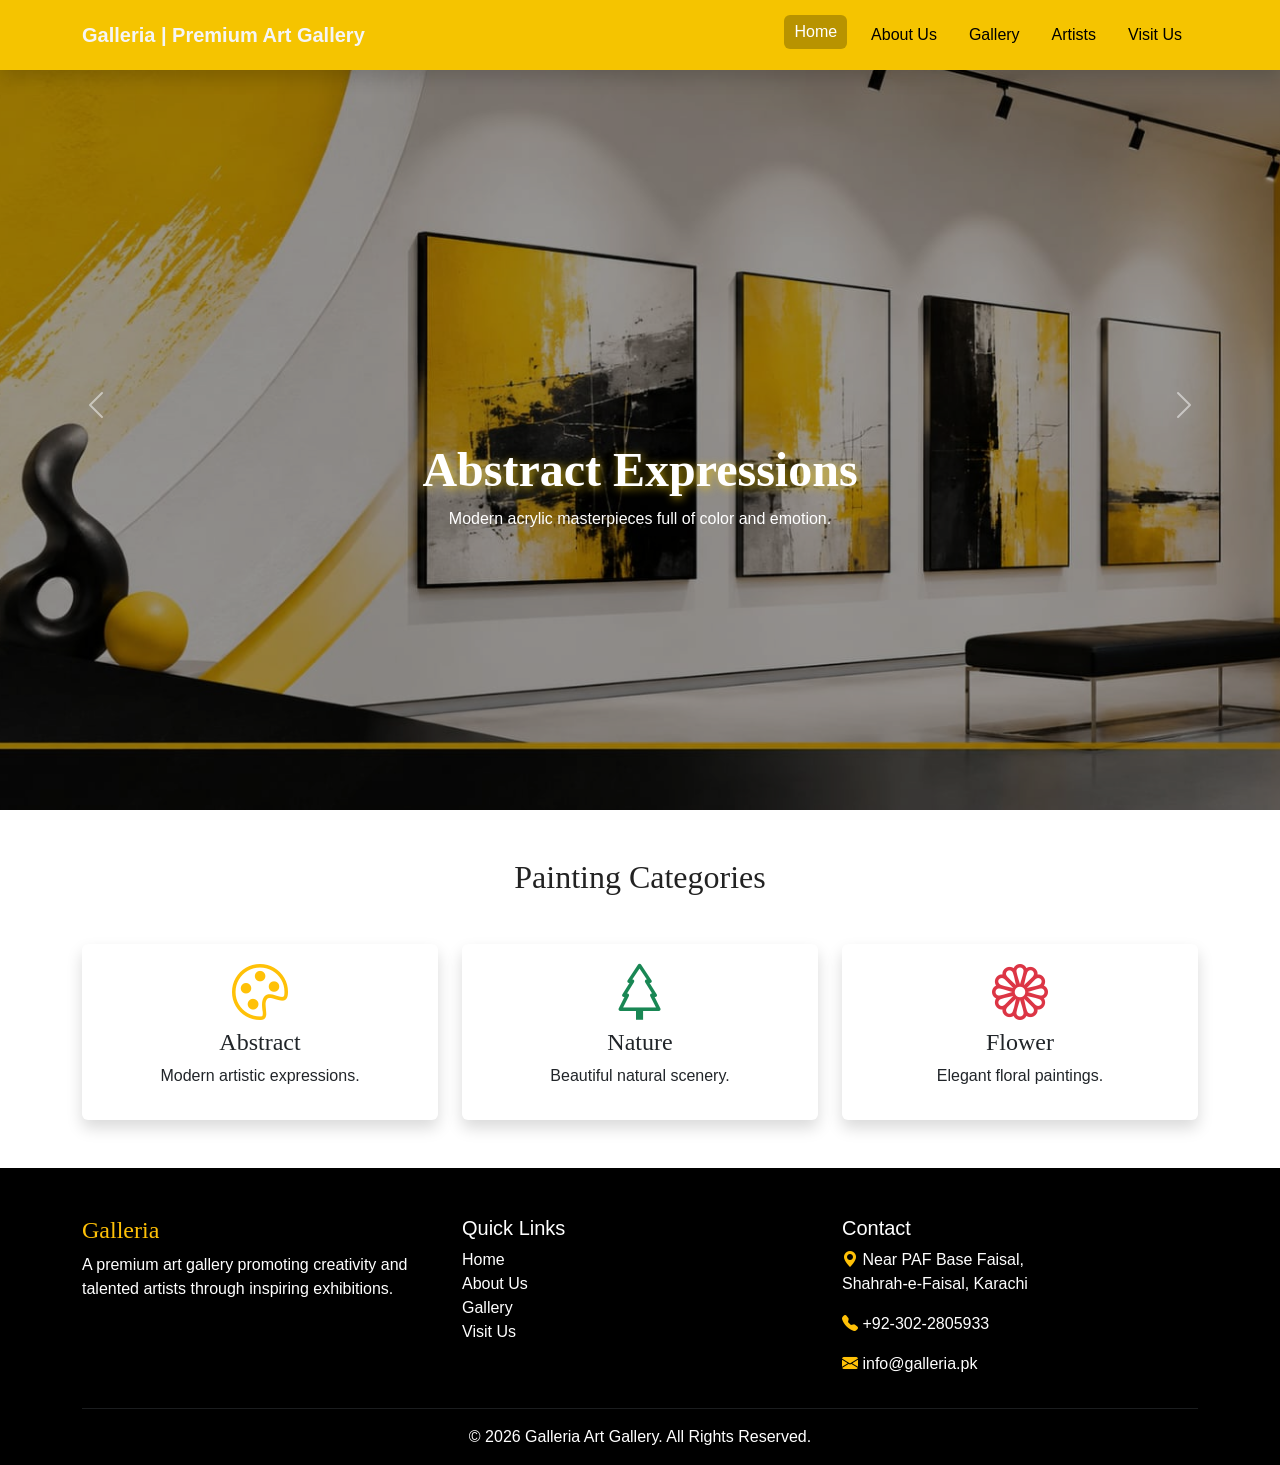
<file: index.html>
<!doctype html>
<html lang="en">
  <head>
    <meta charset="UTF-8" />
    <meta name="viewport" content="width=device-width, initial-scale=1.0" />
    <title>Galleria | Premium Art Gallery</title>

    <link
      href="https://cdn.jsdelivr.net/npm/bootstrap@5.3.3/dist/css/bootstrap.min.css"
      rel="stylesheet"
    />
    <link
      rel="stylesheet"
      href="https://cdn.jsdelivr.net/npm/bootstrap-icons@1.11.3/font/bootstrap-icons.css"
    />
    <link rel="stylesheet" href="style.css" />
  </head>

  <body>
    <nav class="navbar navbar-expand-lg navbar-dark fixed-top shadow">
      <div class="container">
        <a class="navbar-brand fw-bold" href="index.html"
          >Galleria | Premium Art Gallery</a
        >

        <button
          class="navbar-toggler"
          data-bs-toggle="collapse"
          data-bs-target="#menu"
        >
          <span class="navbar-toggler-icon"></span>
        </button>

        <div class="collapse navbar-collapse" id="menu">
          <ul class="navbar-nav ms-auto">
            <li class="nav-item">
              <a class="nav-link active" href="index.html">Home</a>
            </li>

            <li class="nav-item">
              <a class="nav-link" href="about.html">About Us</a>
            </li>

            <li class="nav-item">
              <a class="nav-link" href="gallery.html">Gallery</a>
            </li>

            <li class="nav-item">
              <a class="nav-link" href="artists.html">Artists</a>
            </li>

            <li class="nav-item">
              <a class="nav-link" href="visit.html">Visit Us</a>
            </li>
          </ul>
        </div>
      </div>
    </nav>

    <div
      id="luxuryGalleryCarousel"
      class="carousel slide carousel-fade"
      data-bs-ride="carousel"
      data-bs-interval="3000"
    >
      <div class="carousel-inner">
        <div class="carousel-item active">
          <img
            src="carousel.jpg"
            class="d-block w-100 carousel-img"
            alt="Abstract Art"
          />
          <div class="carousel-caption d-none d-md-block">
            <h1 class="carousel-title">Abstract Expressions</h1>
            <p>Modern acrylic masterpieces full of color and emotion.</p>
          </div>
        </div>

        <div class="carousel-item">
          <img
            src="carousel1.jpg"
            class="d-block w-100 carousel-img"
            alt="Nature Art"
          />
          <div class="carousel-caption d-none d-md-block">
            <h1 class="carousel-title">Nature Landscapes</h1>
            <p>Peaceful views inspired by mountains, rivers, and forests.</p>
          </div>
        </div>

        <div class="carousel-item">
          <img
            src="carousel2.jpg"
            class="d-block w-100 carousel-img"
            alt="Religious Art"
          />
          <div class="carousel-caption d-none d-md-block">
            <h1 class="carousel-title">Sacred Art</h1>
            <p>Beautiful calligraphy and spiritual artistic expressions.</p>
          </div>
        </div>
      </div>

      <button
        class="carousel-control-prev"
        type="button"
        data-bs-target="#luxuryGalleryCarousel"
        data-bs-slide="prev"
      >
        <span class="carousel-control-prev-icon"></span>
      </button>

      <button
        class="carousel-control-next"
        type="button"
        data-bs-target="#luxuryGalleryCarousel"
        data-bs-slide="next"
      >
        <span class="carousel-control-next-icon"></span>
      </button>
    </div>

    <section class="container py-5">
      <h2 class="text-center mb-5">Painting Categories</h2>

      <div class="row">
        <div class="col-md-4">
          <div class="card h-100 shadow">
            <div class="card-body text-center">
              <i class="bi bi-palette display-4 text-warning"></i>

              <h4>Abstract</h4>

              <p>Modern artistic expressions.</p>
            </div>
          </div>
        </div>

        <div class="col-md-4">
          <div class="card h-100 shadow">
            <div class="card-body text-center">
              <i class="bi bi-tree display-4 text-success"></i>

              <h4>Nature</h4>

              <p>Beautiful natural scenery.</p>
            </div>
          </div>
        </div>

        <div class="col-md-4">
          <div class="card h-100 shadow">
            <div class="card-body text-center">
              <i class="bi bi-flower1 display-4 text-danger"></i>

              <h4>Flower</h4>

              <p>Elegant floral paintings.</p>
            </div>
          </div>
        </div>
      </div>
    </section>

    <footer class="bg-black text-white pt-5 pb-3">
      <div class="container">
        <div class="row">
          <div class="col-md-4">
            <h4 class="text-warning">Galleria</h4>

            <p>
              A premium art gallery promoting creativity and talented artists
              through inspiring exhibitions.
            </p>
          </div>

          <div class="col-md-4">
            <h5>Quick Links</h5>

            <ul class="list-unstyled">
              <li>
                <a class="text-white text-decoration-none" href="index.html"
                  >Home</a
                >
              </li>

              <li>
                <a class="text-white text-decoration-none" href="about.html"
                  >About Us</a
                >
              </li>

              <li>
                <a class="text-white text-decoration-none" href="gallery.html"
                  >Gallery</a
                >
              </li>

              <li>
                <a class="text-white text-decoration-none" href="visit.html"
                  >Visit Us</a
                >
              </li>
            </ul>
          </div>

          <div class="col-md-4">
            <h5>Contact</h5>

            <p>
              <i class="bi bi-geo-alt-fill text-warning"></i>
              Near PAF Base Faisal,<br />
              Shahrah-e-Faisal, Karachi
            </p>

            <p>
              <i class="bi bi-telephone-fill text-warning"></i>
              +92-302-2805933
            </p>

            <p>
              <i class="bi bi-envelope-fill text-warning"></i>
              info@galleria.pk
            </p>
          </div>
        </div>

        <hr class="border-secondary" />

        <p class="text-center mb-0">
          © 2026 Galleria Art Gallery. All Rights Reserved.
        </p>
      </div>
    </footer>

    <script src="https://cdn.jsdelivr.net/npm/bootstrap@5.3.3/dist/js/bootstrap.bundle.min.js"></script>

    <script src="script.js"></script>
  </body>
</html>
</file>
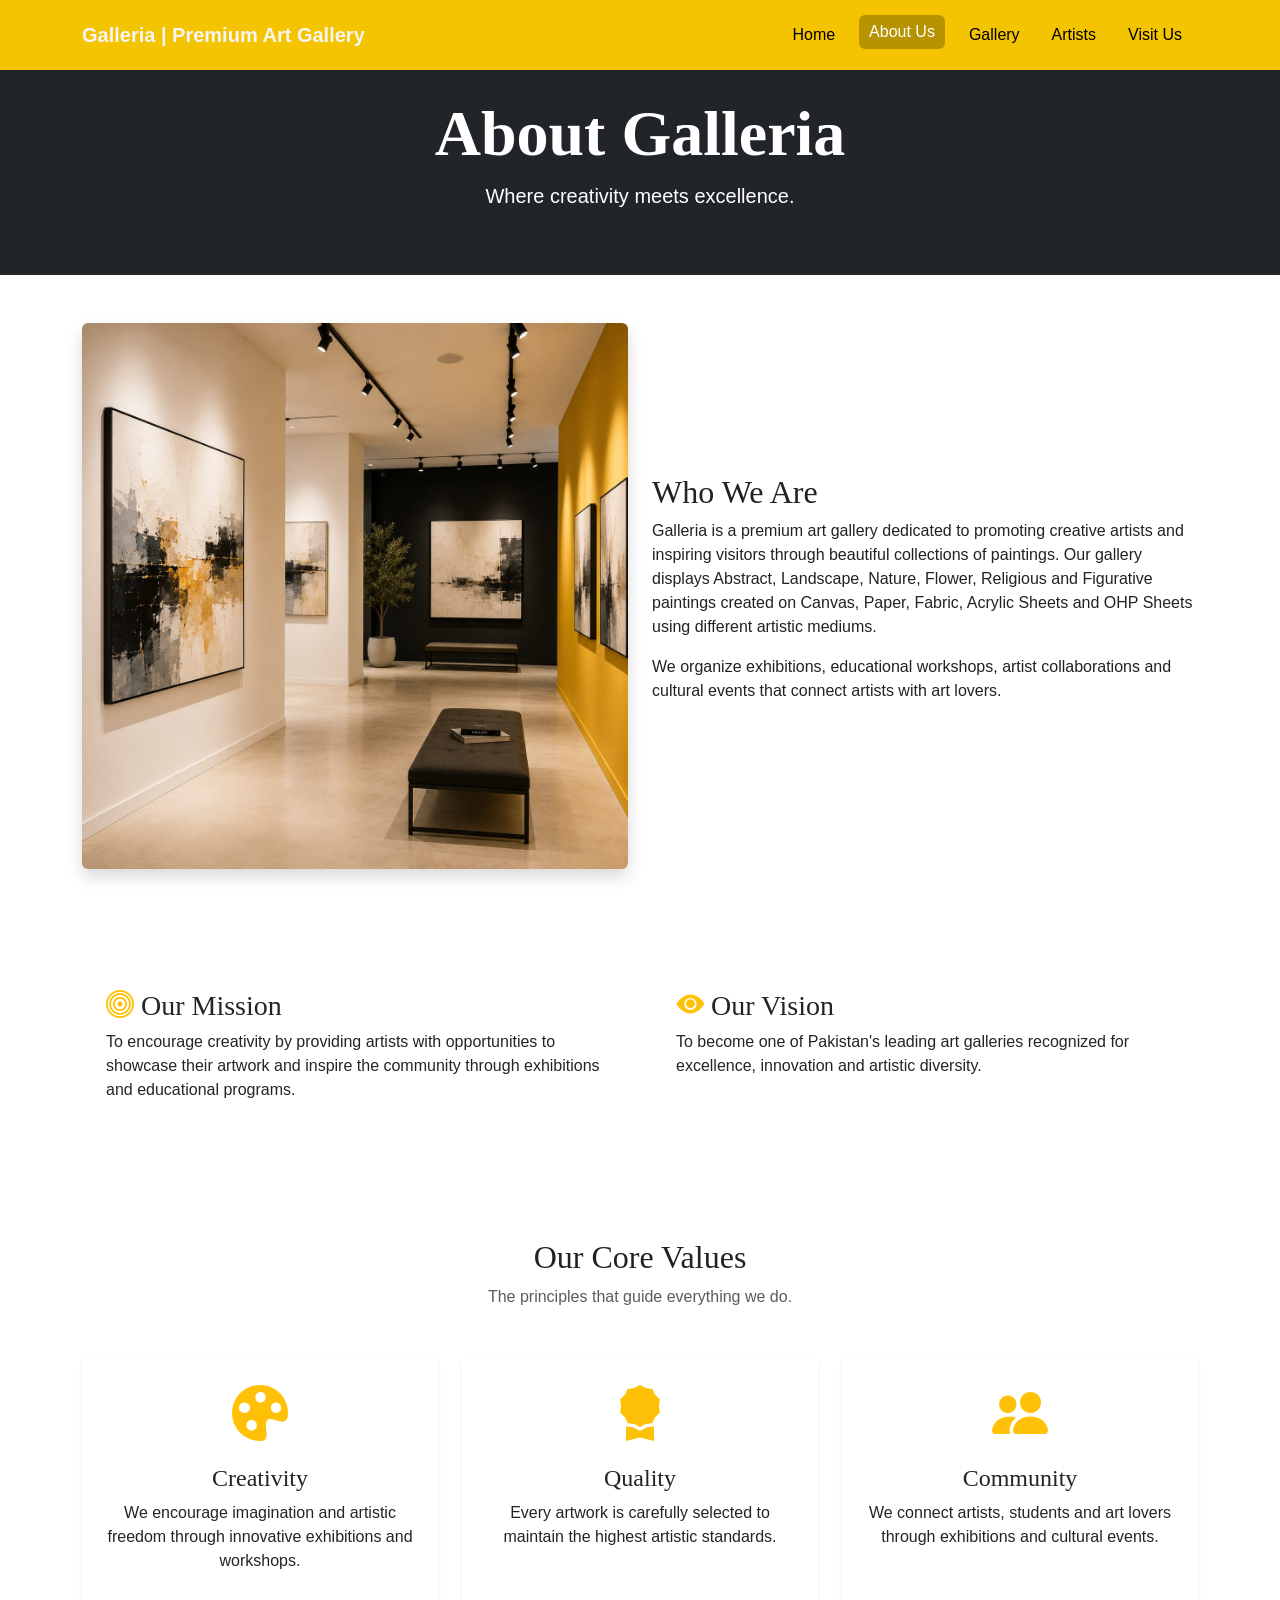
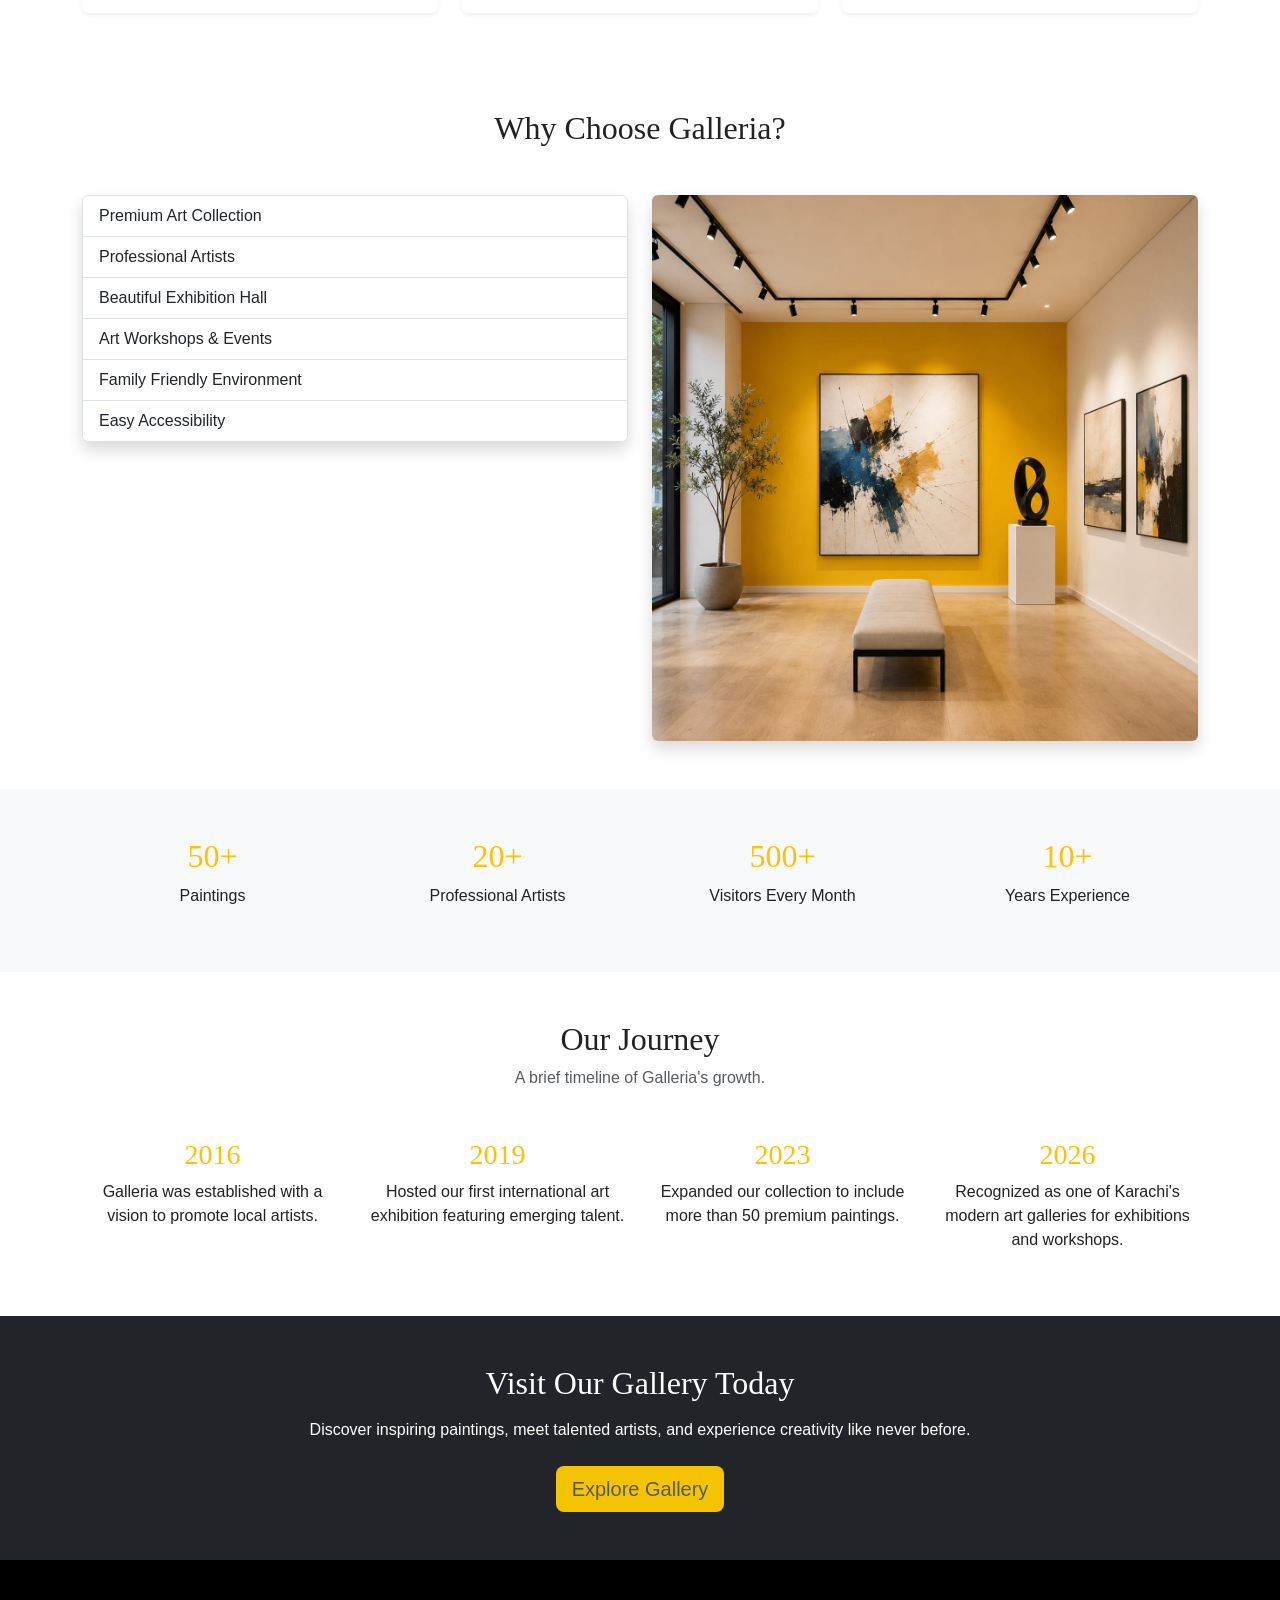
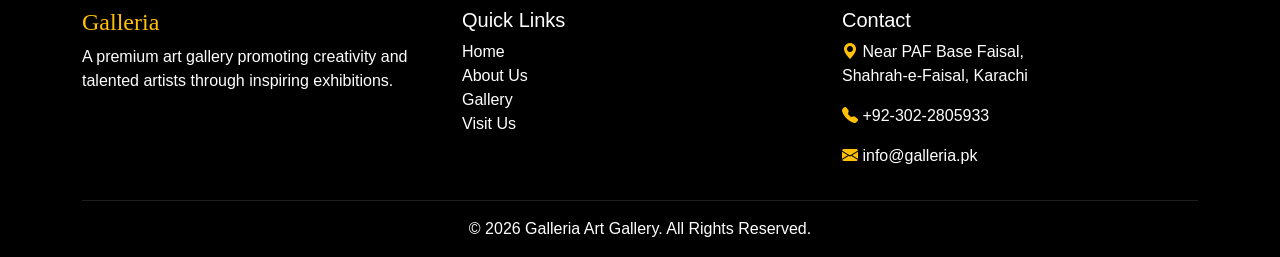
<file: about.html>
<!doctype html>
<html lang="en">
  <head>
    <meta charset="UTF-8" />

    <meta name="viewport" content="width=device-width, initial-scale=1.0" />

    <title>About Us | Galleria</title>

    <link
      href="https://cdn.jsdelivr.net/npm/bootstrap@5.3.3/dist/css/bootstrap.min.css"
      rel="stylesheet"
    />

    <link
      rel="stylesheet"
      href="https://cdn.jsdelivr.net/npm/bootstrap-icons@1.11.3/font/bootstrap-icons.css"
    />

    <link rel="stylesheet" href="style.css" />
  </head>

  <body>
    <nav class="navbar navbar-expand-lg navbar-dark fixed-top">
      <div class="container">
        <a class="navbar-brand fw-bold" href="index.html"
          >Galleria | Premium Art Gallery</a
        >

        <button
          class="navbar-toggler"
          data-bs-toggle="collapse"
          data-bs-target="#menu"
        >
          <span class="navbar-toggler-icon"></span>
        </button>

        <div class="collapse navbar-collapse" id="menu">
          <ul class="navbar-nav ms-auto">
            <li class="nav-item">
              <a class="nav-link" href="index.html">Home</a>
            </li>

            <li class="nav-item">
              <a class="nav-link active" href="about.html">About Us</a>
            </li>

            <li class="nav-item">
              <a class="nav-link" href="gallery.html">Gallery</a>
            </li>

            <li class="nav-item">
              <a class="nav-link" href="artists.html">Artists</a>
            </li>

            <li class="nav-item">
              <a class="nav-link" href="visit.html">Visit Us</a>
            </li>
          </ul>
        </div>
      </div>
    </nav>

    <section class="bg-dark text-white text-center py-5 mt-5">
      <div class="container">
        <h1 class="display-3 fw-bold">About Galleria</h1>

        <p class="lead">Where creativity meets excellence.</p>
      </div>
    </section>

    <section class="container py-5">
      <div class="row align-items-center">
        <div class="col-lg-6">
          <img src="about.jpg" class="img-fluid rounded shadow" />
        </div>

        <div class="col-lg-6">
          <h2>Who We Are</h2>

          <p>
            Galleria is a premium art gallery dedicated to promoting creative
            artists and inspiring visitors through beautiful collections of
            paintings. Our gallery displays Abstract, Landscape, Nature, Flower,
            Religious and Figurative paintings created on Canvas, Paper, Fabric,
            Acrylic Sheets and OHP Sheets using different artistic mediums.
          </p>

          <p>
            We organize exhibitions, educational workshops, artist
            collaborations and cultural events that connect artists with art
            lovers.
          </p>
        </div>
      </div>
    </section>

    <section class="container py-5">
      <div class="row">
        <div class="col-md-6">
          <div class="card p-4 h-100">
            <h3>
              <i class="bi bi-bullseye text-warning"></i>

              Our Mission
            </h3>

            <p>
              To encourage creativity by providing artists with opportunities to
              showcase their artwork and inspire the community through
              exhibitions and educational programs.
            </p>
          </div>
        </div>

        <div class="col-md-6">
          <div class="card p-4 h-100">
            <h3>
              <i class="bi bi-eye-fill text-warning"></i>

              Our Vision
            </h3>

            <p>
              To become one of Pakistan's leading art galleries recognized for
              excellence, innovation and artistic diversity.
            </p>
          </div>
        </div>
      </div>
    </section>

    <section class="container py-5">
      <div class="text-center mb-5">
        <h2>Our Core Values</h2>

        <p class="text-muted">The principles that guide everything we do.</p>
      </div>

      <div class="row g-4">
        <div class="col-md-4">
          <div class="card text-center p-4 h-100 shadow-sm">
            <i class="bi bi-palette-fill display-4 text-warning"></i>

            <h4 class="mt-3">Creativity</h4>

            <p>
              We encourage imagination and artistic freedom through innovative
              exhibitions and workshops.
            </p>
          </div>
        </div>

        <div class="col-md-4">
          <div class="card text-center p-4 h-100 shadow-sm">
            <i class="bi bi-award-fill display-4 text-warning"></i>

            <h4 class="mt-3">Quality</h4>

            <p>
              Every artwork is carefully selected to maintain the highest
              artistic standards.
            </p>
          </div>
        </div>

        <div class="col-md-4">
          <div class="card text-center p-4 h-100 shadow-sm">
            <i class="bi bi-people-fill display-4 text-warning"></i>

            <h4 class="mt-3">Community</h4>

            <p>
              We connect artists, students and art lovers through exhibitions
              and cultural events.
            </p>
          </div>
        </div>
      </div>
    </section>

    <section class="container py-5">
      <div class="text-center mb-5">
        <h2>Why Choose Galleria?</h2>
      </div>

      <div class="row">
        <div class="col-lg-6">
          <ul class="list-group shadow">
            <li class="list-group-item">Premium Art Collection</li>

            <li class="list-group-item">Professional Artists</li>

            <li class="list-group-item">Beautiful Exhibition Hall</li>

            <li class="list-group-item">Art Workshops & Events</li>

            <li class="list-group-item">Family Friendly Environment</li>

            <li class="list-group-item">Easy Accessibility</li>
          </ul>
        </div>

        <div class="col-lg-6">
          <img
            src="gallery.jpg"
            class="img-fluid rounded shadow"
            alt="Gallery"
          />
        </div>
      </div>
    </section>

    <section class="bg-light py-5">
      <div class="container">
        <div class="row text-center">
          <div class="col-md-3">
            <h2 class="text-warning">50+</h2>

            <p>Paintings</p>
          </div>

          <div class="col-md-3">
            <h2 class="text-warning">20+</h2>

            <p>Professional Artists</p>
          </div>

          <div class="col-md-3">
            <h2 class="text-warning">500+</h2>

            <p>Visitors Every Month</p>
          </div>

          <div class="col-md-3">
            <h2 class="text-warning">10+</h2>

            <p>Years Experience</p>
          </div>
        </div>
      </div>
    </section>

    <section class="container py-5">
      <div class="text-center mb-5">
        <h2>Our Journey</h2>

        <p class="text-muted">A brief timeline of Galleria's growth.</p>
      </div>

      <div class="row">
        <div class="col-md-3 text-center">
          <h3 class="text-warning">2016</h3>

          <p>
            Galleria was established with a vision to promote local artists.
          </p>
        </div>

        <div class="col-md-3 text-center">
          <h3 class="text-warning">2019</h3>

          <p>
            Hosted our first international art exhibition featuring emerging
            talent.
          </p>
        </div>

        <div class="col-md-3 text-center">
          <h3 class="text-warning">2023</h3>

          <p>
            Expanded our collection to include more than 50 premium paintings.
          </p>
        </div>

        <div class="col-md-3 text-center">
          <h3 class="text-warning">2026</h3>

          <p>
            Recognized as one of Karachi's modern art galleries for exhibitions
            and workshops.
          </p>
        </div>
      </div>
    </section>

    <section class="bg-dark text-white py-5">
      <div class="container text-center">
        <h2 class="text-white mb-3">Visit Our Gallery Today</h2>

        <p class="mb-4">
          Discover inspiring paintings, meet talented artists, and experience
          creativity like never before.
        </p>

        <a href="gallery.html" class="btn btn-warning btn-lg">
          Explore Gallery
        </a>
      </div>
    </section>

    <footer class="bg-black text-white pt-5 pb-3">
      <div class="container">
        <div class="row">
          <div class="col-md-4">
            <h4 class="text-warning">Galleria</h4>

            <p>
              A premium art gallery promoting creativity and talented artists
              through inspiring exhibitions.
            </p>
          </div>

          <div class="col-md-4">
            <h5>Quick Links</h5>

            <ul class="list-unstyled">
              <li>
                <a class="text-white text-decoration-none" href="index.html"
                  >Home</a
                >
              </li>

              <li>
                <a class="text-white text-decoration-none" href="about.html"
                  >About Us</a
                >
              </li>

              <li>
                <a class="text-white text-decoration-none" href="gallery.html"
                  >Gallery</a
                >
              </li>

              <li>
                <a class="text-white text-decoration-none" href="visit.html"
                  >Visit Us</a
                >
              </li>
            </ul>
          </div>

          <div class="col-md-4">
            <h5>Contact</h5>

            <p>
              <i class="bi bi-geo-alt-fill text-warning"></i>
              Near PAF Base Faisal,<br />
              Shahrah-e-Faisal, Karachi
            </p>

            <p>
              <i class="bi bi-telephone-fill text-warning"></i>
              +92-302-2805933
            </p>

            <p>
              <i class="bi bi-envelope-fill text-warning"></i>
              info@galleria.pk
            </p>
          </div>
        </div>

        <hr class="border-secondary" />

        <p class="text-center mb-0">
          © 2026 Galleria Art Gallery. All Rights Reserved.
        </p>
      </div>
    </footer>

    <script src="https://cdn.jsdelivr.net/npm/bootstrap@5.3.3/dist/js/bootstrap.bundle.min.js"></script>

    <script src="script.js"></script>
  </body>
</html>
</file>
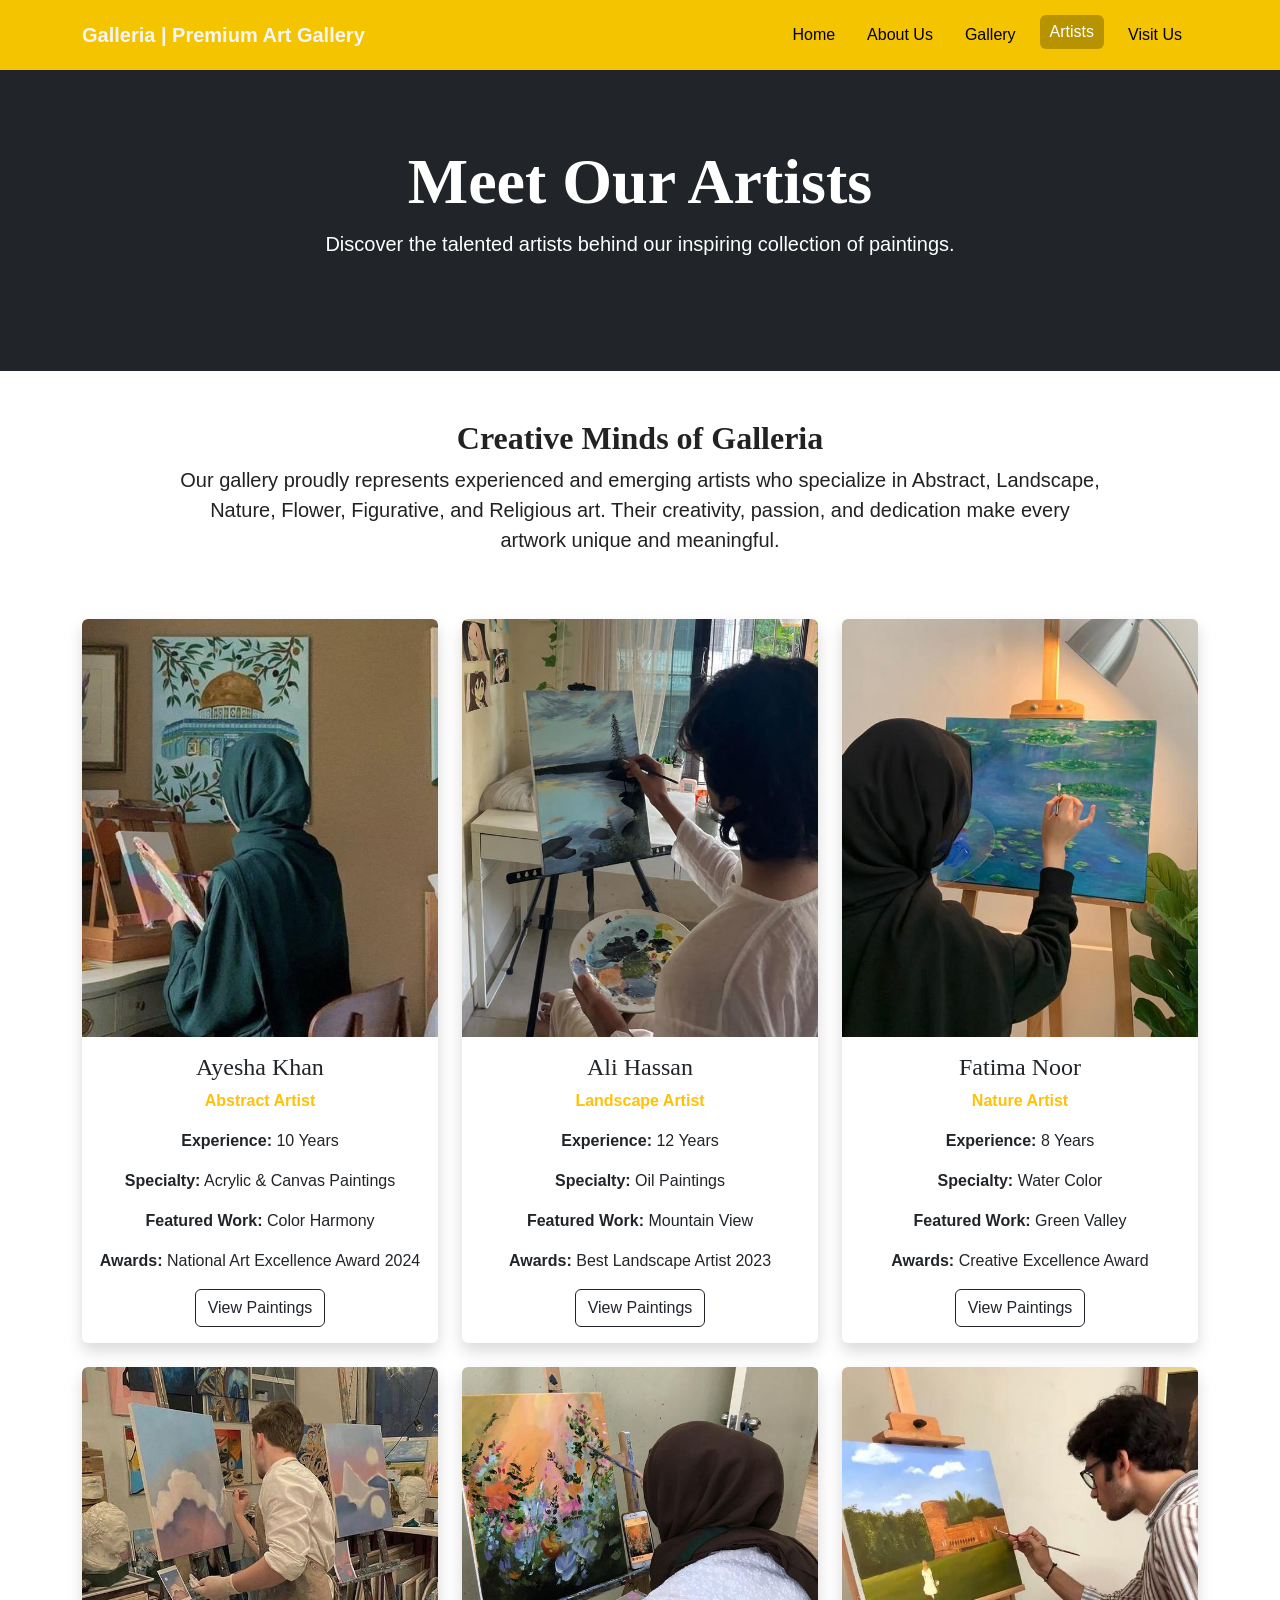
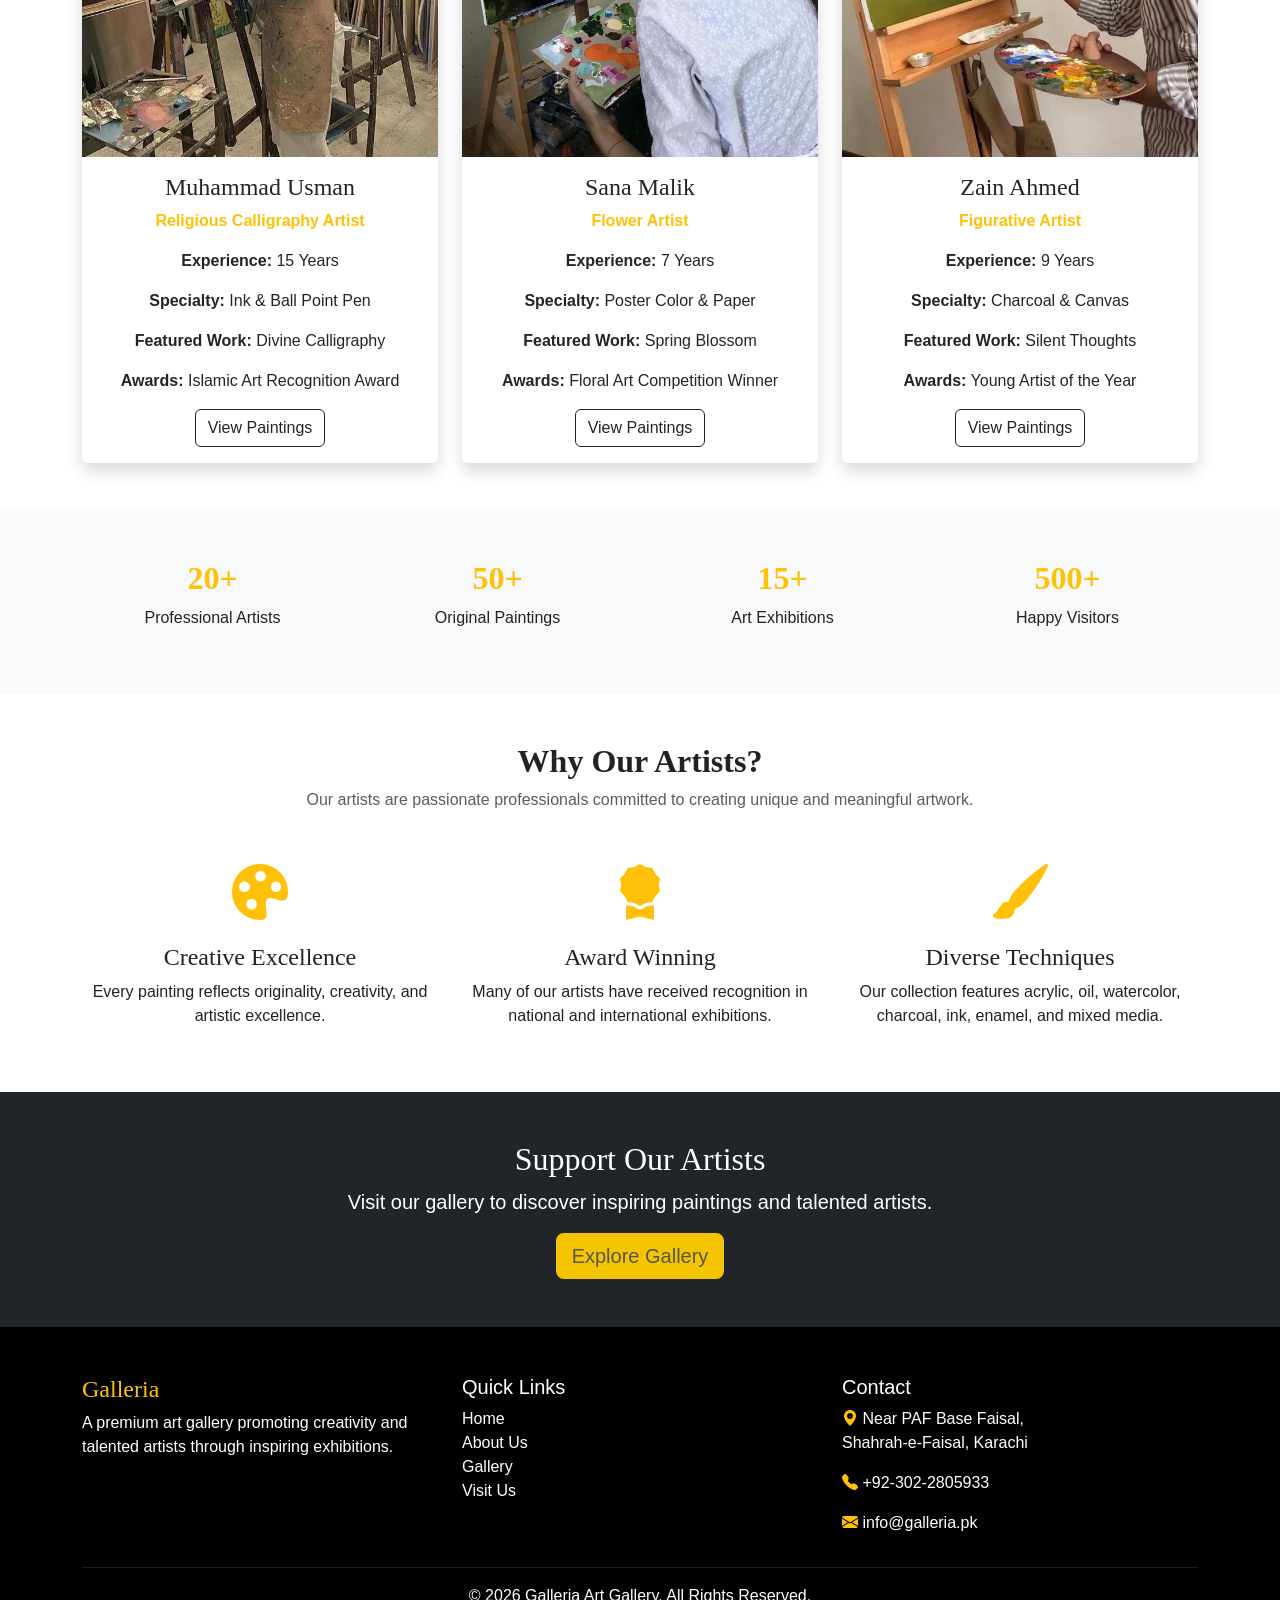
<file: artists.html>
<!doctype html>
<html lang="en">
  <head>
    <meta charset="UTF-8" />

    <meta name="viewport" content="width=device-width, initial-scale=1.0" />

    <title>Artists | Galleria Art Gallery</title>

    <link
      href="https://cdn.jsdelivr.net/npm/bootstrap@5.3.3/dist/css/bootstrap.min.css"
      rel="stylesheet"
    />

    <link
      rel="stylesheet"
      href="https://cdn.jsdelivr.net/npm/bootstrap-icons@1.11.3/font/bootstrap-icons.css"
    />

    <link rel="stylesheet" href="style.css" />
  </head>

  <body>
    <nav class="navbar navbar-expand-lg navbar-dark fixed-top">
      <div class="container">
        <a class="navbar-brand fw-bold" href="index.html">
          Galleria | Premium Art Gallery</a
        >

        <button
          class="navbar-toggler"
          type="button"
          data-bs-toggle="collapse"
          data-bs-target="#navbarNav"
        >
          <span class="navbar-toggler-icon"></span>
        </button>

        <div class="collapse navbar-collapse" id="navbarNav">
          <ul class="navbar-nav ms-auto">
            <li class="nav-item">
              <a class="nav-link" href="index.html"> Home </a>
            </li>

            <li class="nav-item">
              <a class="nav-link" href="about.html"> About Us </a>
            </li>

            <li class="nav-item">
              <a class="nav-link" href="gallery.html"> Gallery </a>
            </li>

            <li class="nav-item">
              <a class="nav-link active" href="artists.html"> Artists </a>
            </li>

            <li class="nav-item">
              <a class="nav-link" href="visit.html"> Visit Us </a>
            </li>
          </ul>
        </div>
      </div>
    </nav>

    <section class="bg-dark text-white text-center py-5 mt-5">
      <div class="container py-5">
        <h1 class="display-3 fw-bold">Meet Our Artists</h1>

        <p class="lead">
          Discover the talented artists behind our inspiring collection of
          paintings.
        </p>
      </div>
    </section>

    <section class="container py-5">
      <div class="row">
        <div class="col-lg-10 mx-auto text-center">
          <h2 class="fw-bold">Creative Minds of Galleria</h2>

          <p class="lead">
            Our gallery proudly represents experienced and emerging artists who
            specialize in Abstract, Landscape, Nature, Flower, Figurative, and
            Religious art. Their creativity, passion, and dedication make every
            artwork unique and meaningful.
          </p>
        </div>
      </div>
    </section>

    <section class="container pb-5">
      <div class="row g-4">
        <div class="col-lg-4 col-md-6">
          <div class="card shadow border-0 h-100">
            <img src="artist1.jpg" class="card-img-top" alt="Artist" />

            <div class="card-body text-center">
              <h4>Ayesha Khan</h4>

              <p class="text-warning fw-bold">Abstract Artist</p>

              <p><strong>Experience:</strong> 10 Years</p>

              <p><strong>Specialty:</strong> Acrylic & Canvas Paintings</p>

              <p><strong>Featured Work:</strong> Color Harmony</p>

              <p><strong>Awards:</strong> National Art Excellence Award 2024</p>

              <a href="gallery.html" class="btn btn-outline-dark"
                >View Paintings</a
              >
            </div>
          </div>
        </div>

        <div class="col-lg-4 col-md-6">
          <div class="card shadow border-0 h-100">
            <img src="artist2.jpg" class="card-img-top" alt="Artist" />

            <div class="card-body text-center">
              <h4>Ali Hassan</h4>

              <p class="text-warning fw-bold">Landscape Artist</p>

              <p><strong>Experience:</strong> 12 Years</p>

              <p><strong>Specialty:</strong> Oil Paintings</p>

              <p><strong>Featured Work:</strong> Mountain View</p>

              <p><strong>Awards:</strong> Best Landscape Artist 2023</p>

              <a href="gallery.html" class="btn btn-outline-dark"
                >View Paintings</a
              >
            </div>
          </div>
        </div>

        <div class="col-lg-4 col-md-6">
          <div class="card shadow border-0 h-100">
            <img src="artist3.jpg" class="card-img-top" alt="Artist" />

            <div class="card-body text-center">
              <h4>Fatima Noor</h4>

              <p class="text-warning fw-bold">Nature Artist</p>

              <p><strong>Experience:</strong> 8 Years</p>

              <p><strong>Specialty:</strong> Water Color</p>

              <p><strong>Featured Work:</strong> Green Valley</p>

              <p><strong>Awards:</strong> Creative Excellence Award</p>

              <a href="gallery.html" class="btn btn-outline-dark"
                >View Paintings</a
              >
            </div>
          </div>
        </div>

        <div class="col-lg-4 col-md-6">
          <div class="card shadow border-0 h-100">
            <img src="artist4.jpg" class="card-img-top" alt="Artist" />

            <div class="card-body text-center">
              <h4>Muhammad Usman</h4>

              <p class="text-warning fw-bold">Religious Calligraphy Artist</p>

              <p><strong>Experience:</strong> 15 Years</p>

              <p><strong>Specialty:</strong> Ink & Ball Point Pen</p>

              <p><strong>Featured Work:</strong> Divine Calligraphy</p>

              <p><strong>Awards:</strong> Islamic Art Recognition Award</p>

              <a href="gallery.html" class="btn btn-outline-dark"
                >View Paintings</a
              >
            </div>
          </div>
        </div>

        <div class="col-lg-4 col-md-6">
          <div class="card shadow border-0 h-100">
            <img src="artist5.jpg" class="card-img-top" alt="Artist" />

            <div class="card-body text-center">
              <h4>Sana Malik</h4>

              <p class="text-warning fw-bold">Flower Artist</p>

              <p><strong>Experience:</strong> 7 Years</p>

              <p><strong>Specialty:</strong> Poster Color & Paper</p>

              <p><strong>Featured Work:</strong> Spring Blossom</p>

              <p><strong>Awards:</strong> Floral Art Competition Winner</p>

              <a href="gallery.html" class="btn btn-outline-dark"
                >View Paintings</a
              >
            </div>
          </div>
        </div>

        <div class="col-lg-4 col-md-6">
          <div class="card shadow border-0 h-100">
            <img src="artist6.jpg" class="card-img-top" alt="Artist" />

            <div class="card-body text-center">
              <h4>Zain Ahmed</h4>

              <p class="text-warning fw-bold">Figurative Artist</p>

              <p><strong>Experience:</strong> 9 Years</p>

              <p><strong>Specialty:</strong> Charcoal & Canvas</p>

              <p><strong>Featured Work:</strong> Silent Thoughts</p>

              <p><strong>Awards:</strong> Young Artist of the Year</p>

              <a href="gallery.html" class="btn btn-outline-dark"
                >View Paintings</a
              >
            </div>
          </div>
        </div>
      </div>
    </section>

    <section class="py-5 bg-light">
      <div class="container">
        <div class="row text-center">
          <div class="col-md-3">
            <h2 class="text-warning fw-bold">20+</h2>

            <p>Professional Artists</p>
          </div>

          <div class="col-md-3">
            <h2 class="text-warning fw-bold">50+</h2>

            <p>Original Paintings</p>
          </div>

          <div class="col-md-3">
            <h2 class="text-warning fw-bold">15+</h2>

            <p>Art Exhibitions</p>
          </div>

          <div class="col-md-3">
            <h2 class="text-warning fw-bold">500+</h2>

            <p>Happy Visitors</p>
          </div>
        </div>
      </div>
    </section>

    <section class="container py-5">
      <div class="text-center mb-5">
        <h2 class="fw-bold">Why Our Artists?</h2>

        <p class="text-muted">
          Our artists are passionate professionals committed to creating unique
          and meaningful artwork.
        </p>
      </div>

      <div class="row">
        <div class="col-md-4 text-center">
          <i class="bi bi-palette-fill display-4 text-warning"></i>

          <h4 class="mt-3">Creative Excellence</h4>

          <p>
            Every painting reflects originality, creativity, and artistic
            excellence.
          </p>
        </div>

        <div class="col-md-4 text-center">
          <i class="bi bi-award-fill display-4 text-warning"></i>

          <h4 class="mt-3">Award Winning</h4>

          <p>
            Many of our artists have received recognition in national and
            international exhibitions.
          </p>
        </div>

        <div class="col-md-4 text-center">
          <i class="bi bi-brush-fill display-4 text-warning"></i>

          <h4 class="mt-3">Diverse Techniques</h4>

          <p>
            Our collection features acrylic, oil, watercolor, charcoal, ink,
            enamel, and mixed media.
          </p>
        </div>
      </div>
    </section>

    <section class="bg-dark text-white py-5">
      <div class="container text-center">
        <h2>Support Our Artists</h2>

        <p class="lead">
          Visit our gallery to discover inspiring paintings and talented
          artists.
        </p>

        <a href="gallery.html" class="btn btn-warning btn-lg">
          Explore Gallery
        </a>
      </div>
    </section>

    <footer class="bg-black text-white pt-5 pb-3">
      <div class="container">
        <div class="row">
          <div class="col-md-4">
            <h4 class="text-warning">Galleria</h4>

            <p>
              A premium art gallery promoting creativity and talented artists
              through inspiring exhibitions.
            </p>
          </div>

          <div class="col-md-4">
            <h5>Quick Links</h5>

            <ul class="list-unstyled">
              <li>
                <a class="text-white text-decoration-none" href="index.html"
                  >Home</a
                >
              </li>

              <li>
                <a class="text-white text-decoration-none" href="about.html"
                  >About Us</a
                >
              </li>

              <li>
                <a class="text-white text-decoration-none" href="gallery.html"
                  >Gallery</a
                >
              </li>

              <li>
                <a class="text-white text-decoration-none" href="visit.html"
                  >Visit Us</a
                >
              </li>
            </ul>
          </div>

          <div class="col-md-4">
            <h5>Contact</h5>

            <p>
              <i class="bi bi-geo-alt-fill text-warning"></i>
              Near PAF Base Faisal,<br />
              Shahrah-e-Faisal, Karachi
            </p>

            <p>
              <i class="bi bi-telephone-fill text-warning"></i>
              +92-302-2805933
            </p>

            <p>
              <i class="bi bi-envelope-fill text-warning"></i>
              info@galleria.pk
            </p>
          </div>
        </div>

        <hr class="border-secondary" />

        <p class="text-center mb-0">
          © 2026 Galleria Art Gallery. All Rights Reserved.
        </p>
      </div>
    </footer>

    <script src="https://cdn.jsdelivr.net/npm/bootstrap@5.3.3/dist/js/bootstrap.bundle.min.js"></script>

    <script src="script.js"></script>
  </body>
</html>
</file>
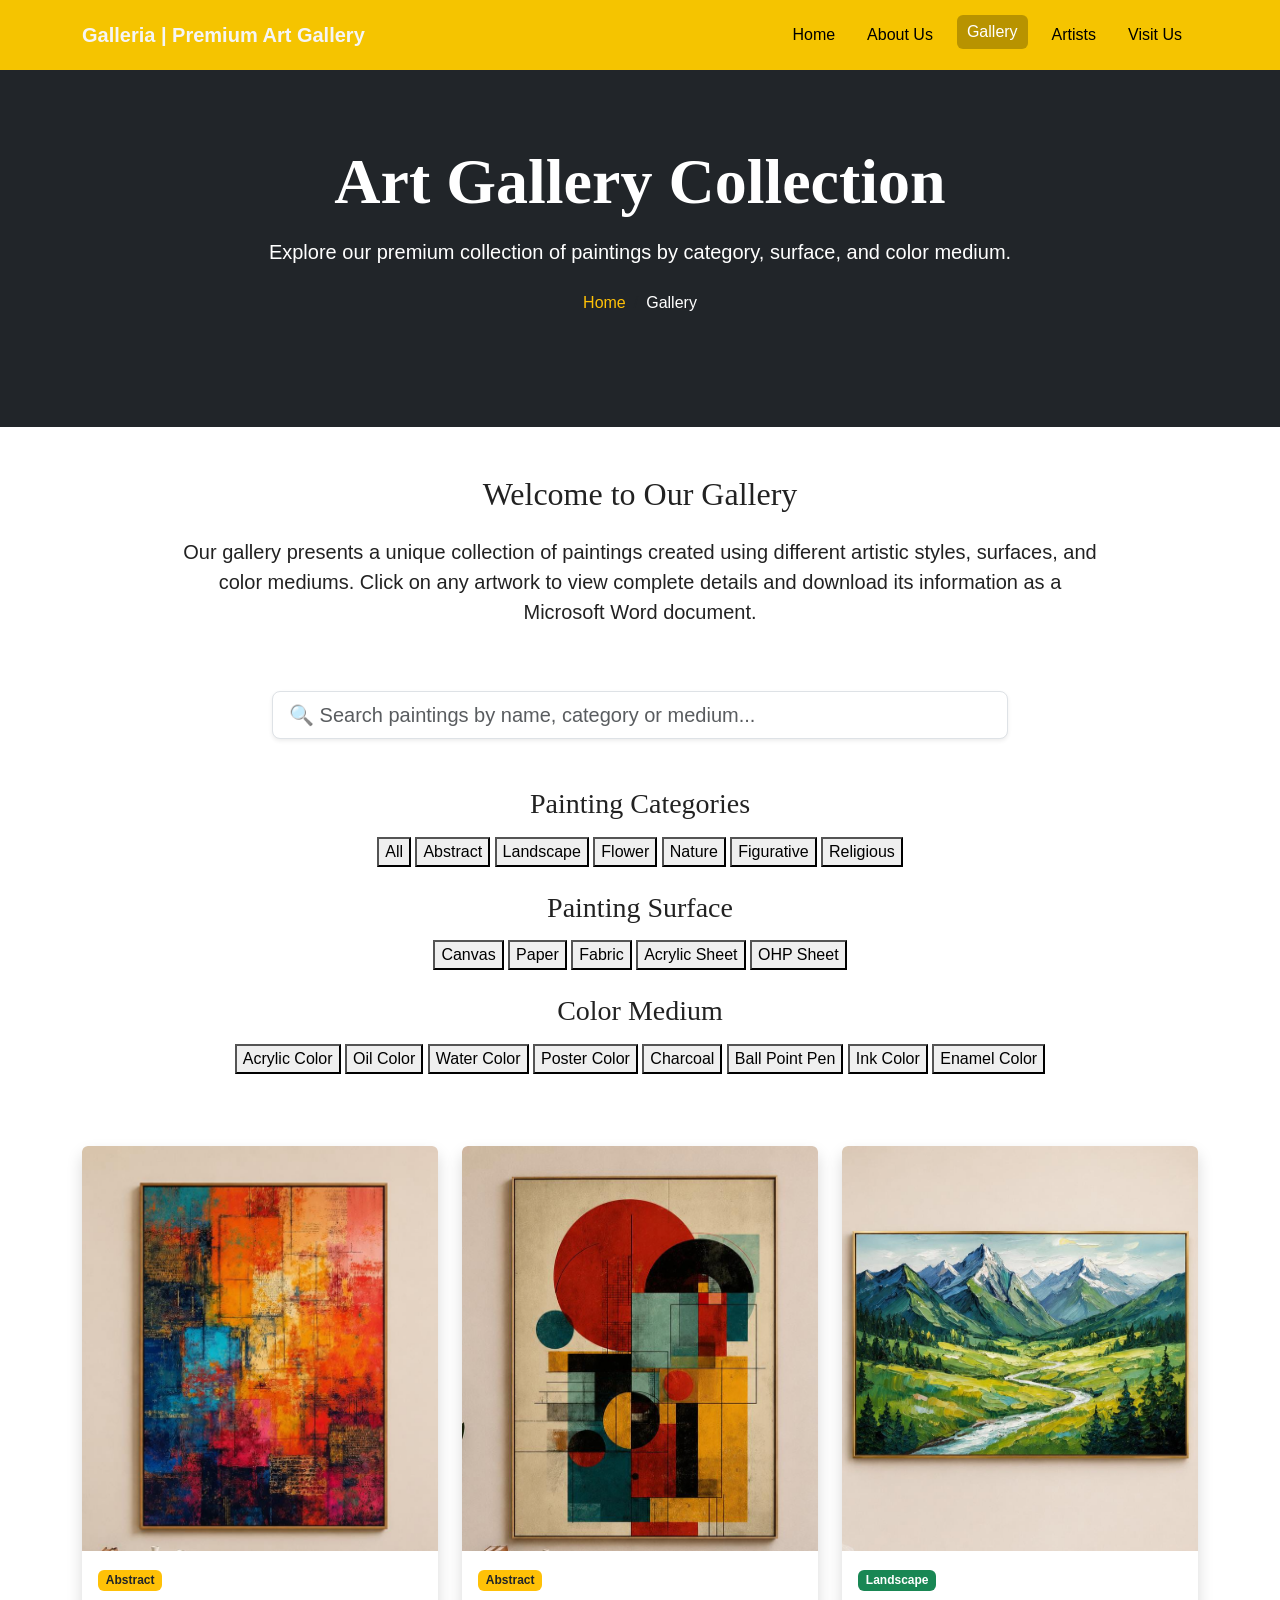
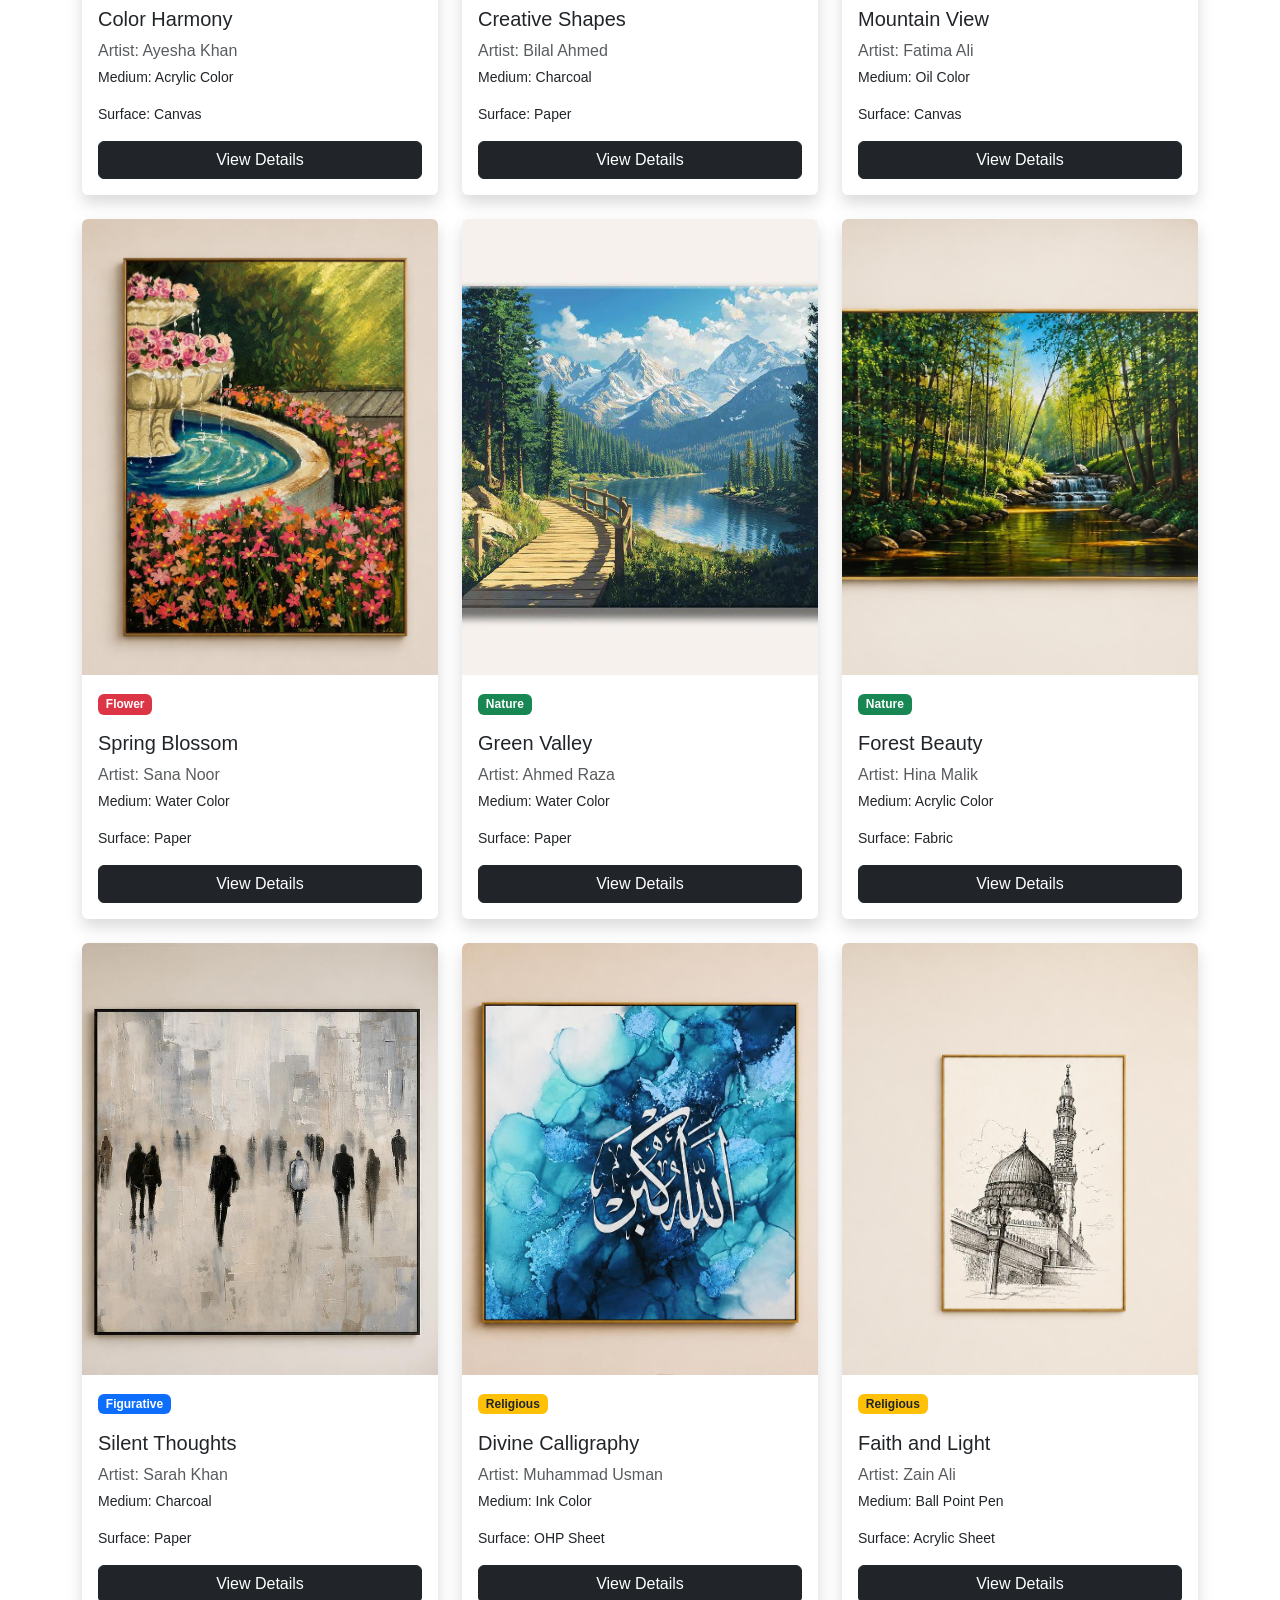
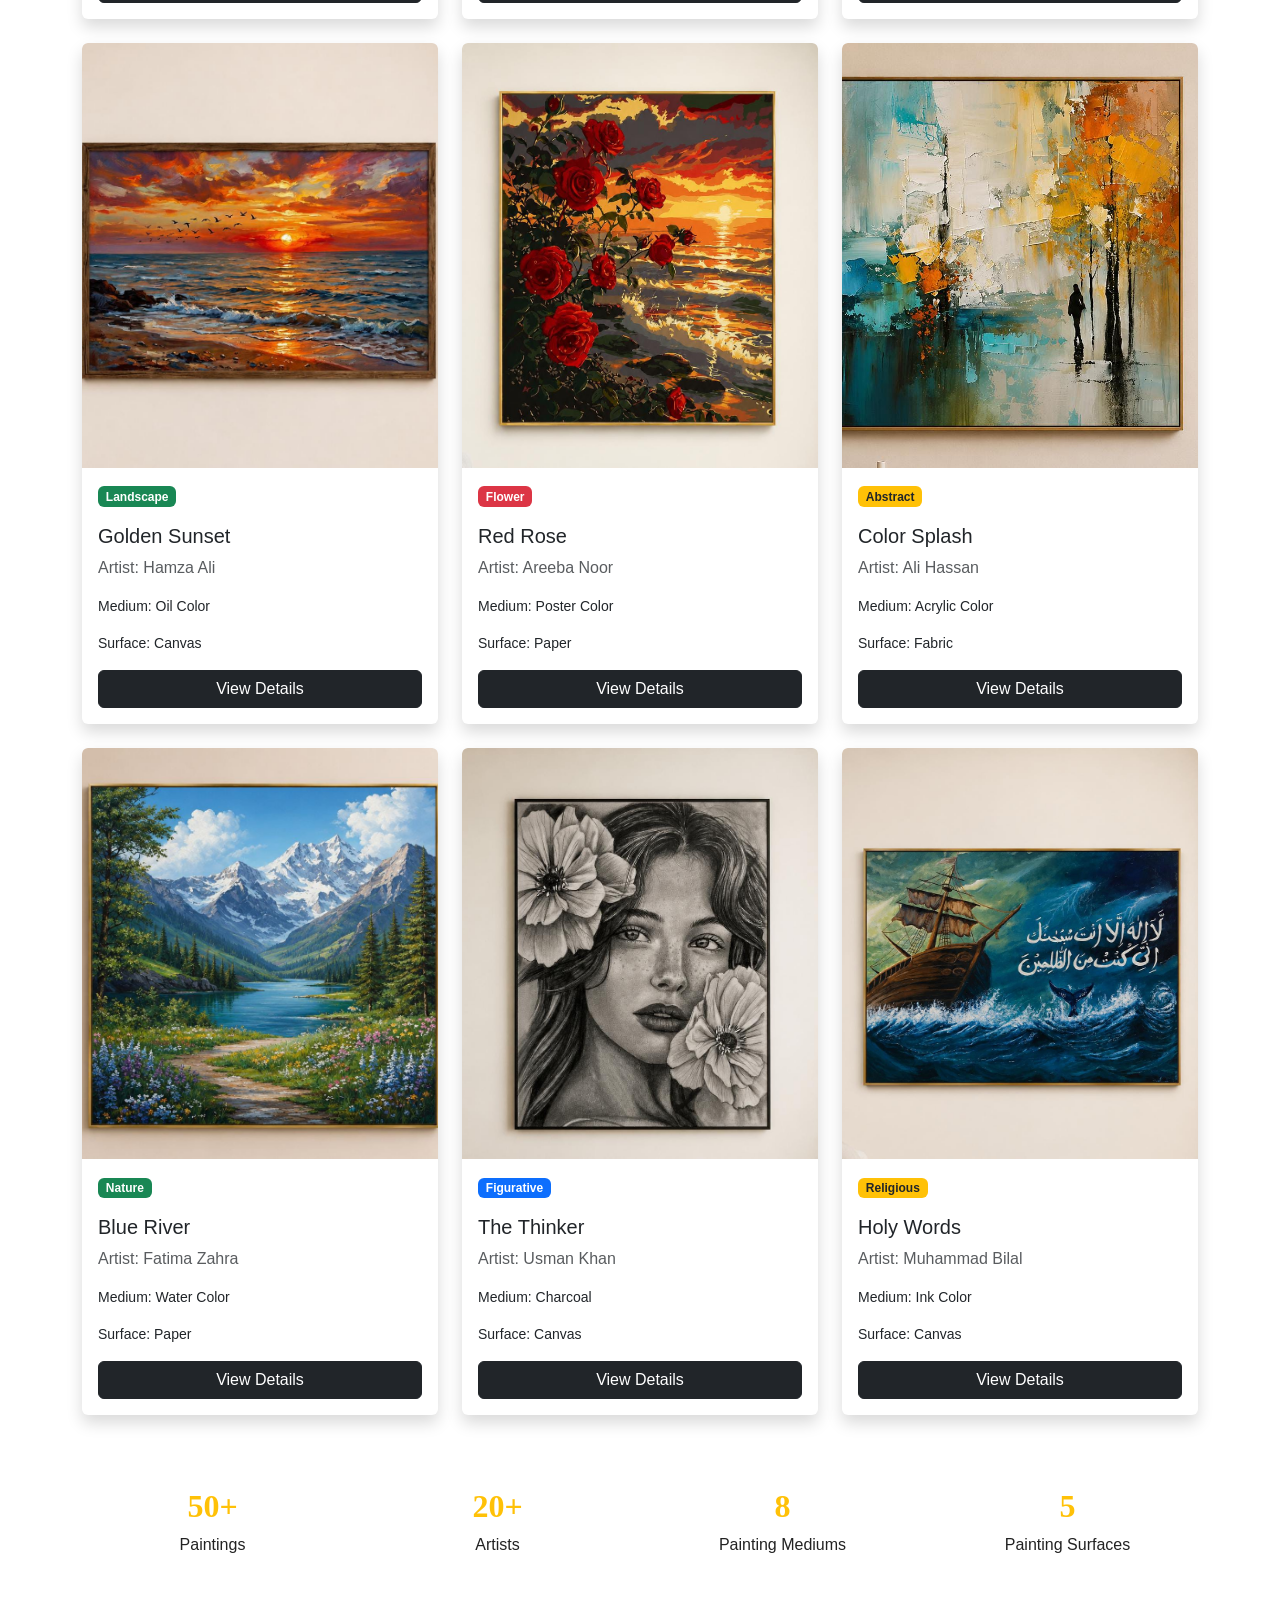
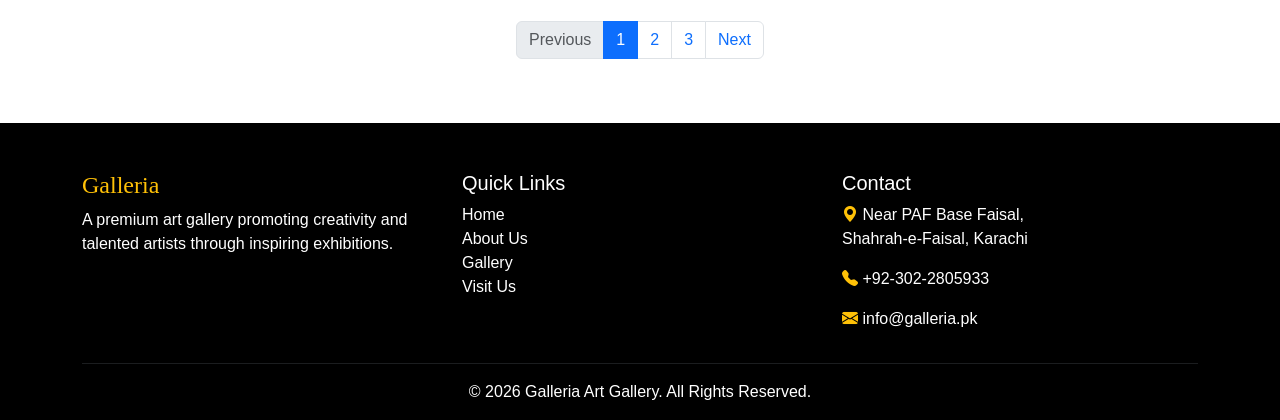
<file: gallery.html>
<!DOCTYPE html>
<html lang="en">

<head>

<meta charset="UTF-8">

<meta name="viewport" content="width=device-width, initial-scale=1.0">

<title>Gallery | Galleria Art Gallery</title>

<link href="https://cdn.jsdelivr.net/npm/bootstrap@5.3.3/dist/css/bootstrap.min.css" rel="stylesheet">

<link rel="stylesheet" href="https://cdn.jsdelivr.net/npm/bootstrap-icons@1.11.3/font/bootstrap-icons.css">

<link rel="stylesheet" href="style.css">

</head>

<body>

<nav class="navbar navbar-expand-lg navbar-dark fixed-top">

<div class="container">

<a class="navbar-brand fw-bold" href="index.html">

 Galleria | Premium Art Gallery

</a>

<button class="navbar-toggler"

type="button"

data-bs-toggle="collapse"

data-bs-target="#navbarNav">

<span class="navbar-toggler-icon"></span>

</button>

<div class="collapse navbar-collapse"

id="navbarNav">

<ul class="navbar-nav ms-auto">

<li class="nav-item">

<a class="nav-link"

href="index.html">

Home

</a>

</li>

<li class="nav-item">

<a class="nav-link"

href="about.html">

About Us

</a>

</li>

<li class="nav-item">

<a class="nav-link active"

href="gallery.html">

Gallery

</a>

</li>

<li class="nav-item">

<a class="nav-link"

href="artists.html">

Artists

</a>

</li>

<li class="nav-item">

<a class="nav-link"

href="visit.html">

Visit Us

</a>

</li>

</ul>

</div>

</div>

</nav>

<header class="bg-dark text-white py-5 mt-5">

<div class="container text-center py-5">

<h1 class="display-3 fw-bold">

Art Gallery Collection

</h1>

<p class="lead mt-3">

Explore our premium collection of paintings by category,
surface, and color medium.

</p>

<nav aria-label="breadcrumb" class="mt-4">

<ol class="breadcrumb justify-content-center">

<li class="breadcrumb-item">

<a href="index.html" class="text-warning text-decoration-none">

Home

</a>

</li>

<li class="breadcrumb-item active text-white">

Gallery

</li>

</ol>

</nav>

</div>

</header>


<section class="container py-5">

<div class="row">

<div class="col-lg-10 mx-auto text-center">

<h2 class="mb-4">

Welcome to Our Gallery

</h2>

<p class="lead">

Our gallery presents a unique collection of paintings created
using different artistic styles, surfaces, and color mediums.
Click on any artwork to view complete details and download
its information as a Microsoft Word document.

</p>

</div>

</div>

</section>


<section class="container mb-5">

<div class="row justify-content-center">

<div class="col-lg-8">

<input
type="text"
id="searchBox"
class="form-control form-control-lg shadow-sm"
placeholder="🔍 Search paintings by name, category or medium...">

</div>

</div>

</section>



<section class="container mb-4">

<h3 class="text-center mb-3">

Painting Categories

</h3>

<div class="text-center">

<button class="filter-btn active"
data-filter="all">

All

</button>

<button class="filter-btn"
data-filter="abstract">

Abstract

</button>

<button class="filter-btn"
data-filter="landscape">

Landscape

</button>

<button class="filter-btn"
data-filter="flower">

Flower

</button>

<button class="filter-btn"
data-filter="nature">

Nature

</button>

<button class="filter-btn"
data-filter="figurative">

Figurative

</button>

<button class="filter-btn"
data-filter="religious">

Religious

</button>

</div>

</section>



<section class="container mb-4">

<h3 class="text-center mb-3">

Painting Surface

</h3>

<div class="text-center">

<button class="filter-btn"
data-filter="canvas">

Canvas

</button>

<button class="filter-btn"
data-filter="paper">

Paper

</button>

<button class="filter-btn"
data-filter="fabric">

Fabric

</button>

<button class="filter-btn"
data-filter="acrylicsheet">

Acrylic Sheet

</button>

<button class="filter-btn"
data-filter="ohp">

OHP Sheet

</button>

</div>

</section>



<section class="container mb-5">

<h3 class="text-center mb-3">

Color Medium

</h3>

<div class="text-center">

<button class="filter-btn"
data-filter="acrylic">

Acrylic Color

</button>

<button class="filter-btn"
data-filter="oil">

Oil Color

</button>

<button class="filter-btn"
data-filter="water">

Water Color

</button>

<button class="filter-btn"
data-filter="poster">

Poster Color

</button>

<button class="filter-btn"
data-filter="charcoal">

Charcoal

</button>

<button class="filter-btn"
data-filter="ballpen">

Ball Point Pen

</button>

<button class="filter-btn"
data-filter="ink">

Ink Color

</button>

<button class="filter-btn"
data-filter="enamel">

Enamel Color

</button>

</div>

</section>



<section class="container py-4">

<div class="row g-4">
    

<div class="col-lg-4 col-md-6 gallery-item"
data-category="abstract acrylic canvas">

<div class="card h-100 shadow">

<img src="abstract1.jpg"
class="card-img-top"
alt="Abstract Painting">

<div class="card-body">

<span class="badge bg-warning text-dark">
Abstract
</span>

<h5 class="mt-3">
Color Harmony
</h5>

<p class="text-muted mb-1">
Artist: Ayesha Khan
</p>

<p class="small">
Medium: Acrylic Color
</p>

<p class="small">
Surface: Canvas
</p>

<a href="painting.html?id=1"
class="btn btn-dark w-100">

View Details

</a>

</div>

</div>

</div>

<div class="col-lg-4 col-md-6 gallery-item"
data-category="abstract charcoal paper">

<div class="card h-100 shadow">

<img src="abstract2.jpg"
class="card-img-top"
alt="Abstract Painting">

<div class="card-body">

<span class="badge bg-warning text-dark">
Abstract
</span>

<h5 class="mt-3">
Creative Shapes
</h5>

<p class="text-muted mb-1">
Artist: Bilal Ahmed
</p>

<p class="small">
Medium: Charcoal
</p>

<p class="small">
Surface: Paper
</p>

<a href="painting.html?id=2"
class="btn btn-dark w-100">

View Details

</a>

</div>

</div>

</div>



<div class="col-lg-4 col-md-6 gallery-item"
data-category="landscape oil canvas">

<div class="card h-100 shadow">

<img src="landscape1.jpg"
class="card-img-top"
alt="Landscape Painting">

<div class="card-body">

<span class="badge bg-success">
Landscape
</span>

<h5 class="mt-3">
Mountain View
</h5>

<p class="text-muted mb-1">
Artist: Fatima Ali
</p>

<p class="small">
Medium: Oil Color
</p>

<p class="small">
Surface: Canvas
</p>

<a href="painting.html?id=3"
class="btn btn-dark w-100">

View Details

</a>

</div>

</div>

</div>
<div class="col-lg-4 col-md-6 gallery-item"
data-category="flower watercolor paper">

<div class="card h-100 shadow">

<img src="flower1.jpg"
class="card-img-top"
alt="Flower Painting">

<div class="card-body">

<span class="badge bg-danger">
Flower
</span>

<h5 class="mt-3">
Spring Blossom
</h5>

<p class="text-muted mb-1">
Artist: Sana Noor
</p>

<p class="small">
Medium: Water Color
</p>

<p class="small">
Surface: Paper
</p>

<a href="painting.html?id=4"
class="btn btn-dark w-100">

View Details

</a>

</div>

</div>

</div>

<div class="col-lg-4 col-md-6 gallery-item"
data-category="nature water paper">

<div class="card h-100 shadow">

<img src="nature1.jpg"
class="card-img-top"
alt="Nature Painting">

<div class="card-body">

<span class="badge bg-success">
Nature
</span>

<h5 class="mt-3">
Green Valley
</h5>

<p class="text-muted mb-1">
Artist: Ahmed Raza
</p>

<p class="small">
Medium: Water Color
</p>

<p class="small">
Surface: Paper
</p>

<a href="painting.html?id=5"
class="btn btn-dark w-100">

View Details

</a>

</div>

</div>

</div>

<div class="col-lg-4 col-md-6 gallery-item"
data-category="nature acrylic fabric">

<div class="card h-100 shadow">

<img src="nature2.jpg"
class="card-img-top"
alt="Nature Painting">

<div class="card-body">

<span class="badge bg-success">
Nature
</span>

<h5 class="mt-3">
Forest Beauty
</h5>

<p class="text-muted mb-1">
Artist: Hina Malik
</p>

<p class="small">
Medium: Acrylic Color
</p>

<p class="small">
Surface: Fabric
</p>

<a href="painting.html?id=6"
class="btn btn-dark w-100">

View Details

</a>

</div>

</div>

</div>



<div class="col-lg-4 col-md-6 gallery-item"
data-category="figurative charcoal paper">

<div class="card h-100 shadow">

<img src="figurative1.jpg"
class="card-img-top"
alt="Figurative Painting">

<div class="card-body">

<span class="badge bg-primary">
Figurative
</span>

<h5 class="mt-3">
Silent Thoughts
</h5>

<p class="text-muted mb-1">
Artist: Sarah Khan
</p>

<p class="small">
Medium: Charcoal
</p>

<p class="small">
Surface: Paper
</p>

<a href="painting.html?id=7"
class="btn btn-dark w-100">

View Details

</a>

</div>

</div>

</div>



<div class="col-lg-4 col-md-6 gallery-item"
data-category="religious ink ohp">

<div class="card h-100 shadow">

<img src="religious1.jpg"
class="card-img-top"
alt="Religious Painting">

<div class="card-body">

<span class="badge bg-warning text-dark">
Religious
</span>

<h5 class="mt-3">
Divine Calligraphy
</h5>

<p class="text-muted mb-1">
Artist: Muhammad Usman
</p>

<p class="small">
Medium: Ink Color
</p>

<p class="small">
Surface: OHP Sheet
</p>

<a href="painting.html?id=8"
class="btn btn-dark w-100">

View Details

</a>

</div>

</div>

</div>

<div class="col-lg-4 col-md-6 gallery-item"
data-category="religious ballpen acrylicsheet">

<div class="card h-100 shadow">

<img src="religious2.jpg"
class="card-img-top"
alt="Religious Painting">

<div class="card-body">

<span class="badge bg-warning text-dark">
Religious
</span>

<h5 class="mt-3">
Faith and Light
</h5>

<p class="text-muted mb-1">
Artist: Zain Ali
</p>

<p class="small">
Medium: Ball Point Pen
</p>

<p class="small">
Surface: Acrylic Sheet
</p>

<a href="painting.html?id=9"
class="btn btn-dark w-100">

View Details

</a>

</div>

</div>

</div>


<div class="col-lg-4 col-md-6 gallery-item"
data-category="landscape oil canvas">

<div class="card h-100 shadow">

<img src="landscape2.jpg" class="card-img-top" alt="Landscape">

<div class="card-body">

<span class="badge bg-success">Landscape</span>

<h5 class="mt-3">Golden Sunset</h5>

<p class="text-muted">Artist: Hamza Ali</p>

<p class="small">Medium: Oil Color</p>

<p class="small">Surface: Canvas</p>

<a href="painting.html?id=10"
class="btn btn-dark w-100">
View Details
</a>

</div>

</div>

</div>


<div class="col-lg-4 col-md-6 gallery-item"
data-category="flower poster paper">

<div class="card h-100 shadow">

<img src="flower2.jpg" class="card-img-top" alt="Flower">

<div class="card-body">

<span class="badge bg-danger">Flower</span>

<h5 class="mt-3">Red Rose</h5>

<p class="text-muted">Artist: Areeba Noor</p>

<p class="small">Medium: Poster Color</p>

<p class="small">Surface: Paper</p>

<a href="painting.html?id=11"
class="btn btn-dark w-100">
View Details
</a>

</div>

</div>

</div>


<div class="col-lg-4 col-md-6 gallery-item"
data-category="abstract acrylic fabric">

<div class="card h-100 shadow">

<img src="abstract3.jpg" class="card-img-top" alt="Abstract">

<div class="card-body">

<span class="badge bg-warning text-dark">Abstract</span>

<h5 class="mt-3">Color Splash</h5>

<p class="text-muted">Artist: Ali Hassan</p>

<p class="small">Medium: Acrylic Color</p>

<p class="small">Surface: Fabric</p>

<a href="painting.html?id=12"
class="btn btn-dark w-100">
View Details
</a>

</div>

</div>

</div>



<div class="col-lg-4 col-md-6 gallery-item"
data-category="nature water paper">

<div class="card h-100 shadow">

<img src="nature3.jpg" class="card-img-top" alt="Nature">

<div class="card-body">

<span class="badge bg-success">Nature</span>

<h5 class="mt-3">Blue River</h5>

<p class="text-muted">Artist: Fatima Zahra</p>

<p class="small">Medium: Water Color</p>

<p class="small">Surface: Paper</p>

<a href="painting.html?id=13"
class="btn btn-dark w-100">
View Details
</a>

</div>

</div>

</div>



<div class="col-lg-4 col-md-6 gallery-item"
data-category="figurative charcoal canvas">

<div class="card h-100 shadow">

<img src="figurative2.jpg" class="card-img-top" alt="Figurative">

<div class="card-body">

<span class="badge bg-primary">Figurative</span>

<h5 class="mt-3">The Thinker</h5>

<p class="text-muted">Artist: Usman Khan</p>

<p class="small">Medium: Charcoal</p>

<p class="small">Surface: Canvas</p>

<a href="painting.html?id=14"
class="btn btn-dark w-100">
View Details
</a>

</div>

</div>

</div>



<div class="col-lg-4 col-md-6 gallery-item"
data-category="religious ink canvas">

<div class="card h-100 shadow">

<img src="religious3.jpg" class="card-img-top" alt="Religious">

<div class="card-body">

<span class="badge bg-warning text-dark">Religious</span>

<h5 class="mt-3">Holy Words</h5>

<p class="text-muted">Artist: Muhammad Bilal</p>

<p class="small">Medium: Ink Color</p>

<p class="small">Surface: Canvas</p>

<a href="painting.html?id=15"
class="btn btn-dark w-100">
View Details
</a>

</div>

</div>

</div>


</div>

</section>


<section class="container py-5">

<div class="row text-center">

<div class="col-md-3">

<h2 class="text-warning fw-bold">

50+

</h2>

<p>Paintings</p>

</div>

<div class="col-md-3">

<h2 class="text-warning fw-bold">

20+

</h2>

<p>Artists</p>

</div>

<div class="col-md-3">

<h2 class="text-warning fw-bold">

8

</h2>

<p>Painting Mediums</p>

</div>

<div class="col-md-3">

<h2 class="text-warning fw-bold">

5

</h2>

<p>Painting Surfaces</p>

</div>

</div>

</section>



<section class="pb-5">

<div class="container">

<nav>

<ul class="pagination justify-content-center">

<li class="page-item disabled">

<a class="page-link">

Previous

</a>

</li>

<li class="page-item active">

<a class="page-link">

1

</a>

</li>

<li class="page-item">

<a class="page-link">

2

</a>

</li>

<li class="page-item">

<a class="page-link">

3

</a>

</li>

<li class="page-item">

<a class="page-link">

Next

</a>

</li>

</ul>

</nav>

</div>

</section>

 <footer class="bg-black text-white pt-5 pb-3">
      <div class="container">
        <div class="row">
          <div class="col-md-4">
            <h4 class="text-warning">Galleria</h4>

            <p>
              A premium art gallery promoting creativity and talented artists
              through inspiring exhibitions.
            </p>
          </div>

          <div class="col-md-4">
            <h5>Quick Links</h5>

            <ul class="list-unstyled">
              <li>
                <a class="text-white text-decoration-none" href="index.html"
                  >Home</a
                >
              </li>

              <li>
                <a class="text-white text-decoration-none" href="about.html"
                  >About Us</a
                >
              </li>

              <li>
                <a class="text-white text-decoration-none" href="gallery.html"
                  >Gallery</a
                >
              </li>

              <li>
                <a class="text-white text-decoration-none" href="visit.html"
                  >Visit Us</a
                >
              </li>

        
            </ul>
          </div>

          <div class="col-md-4">
            <h5>Contact</h5>

            <p>
              <i class="bi bi-geo-alt-fill text-warning"></i>
              Near PAF Base Faisal,<br />
              Shahrah-e-Faisal, Karachi
            </p>

            <p>
              <i class="bi bi-telephone-fill text-warning"></i>
              +92-302-2805933
            </p>

            <p>
              <i class="bi bi-envelope-fill text-warning"></i>
              info@galleria.pk
            </p>
          </div>
        </div>

        <hr class="border-secondary" />

        <p class="text-center mb-0">
          © 2026 Galleria Art Gallery. All Rights Reserved.
        </p>
      </div>
    </footer>



</footer>



<script src="https://cdn.jsdelivr.net/npm/bootstrap@5.3.3/dist/js/bootstrap.bundle.min.js"></script>


<script src="script.js"></script>

</body>

</html>
</file>
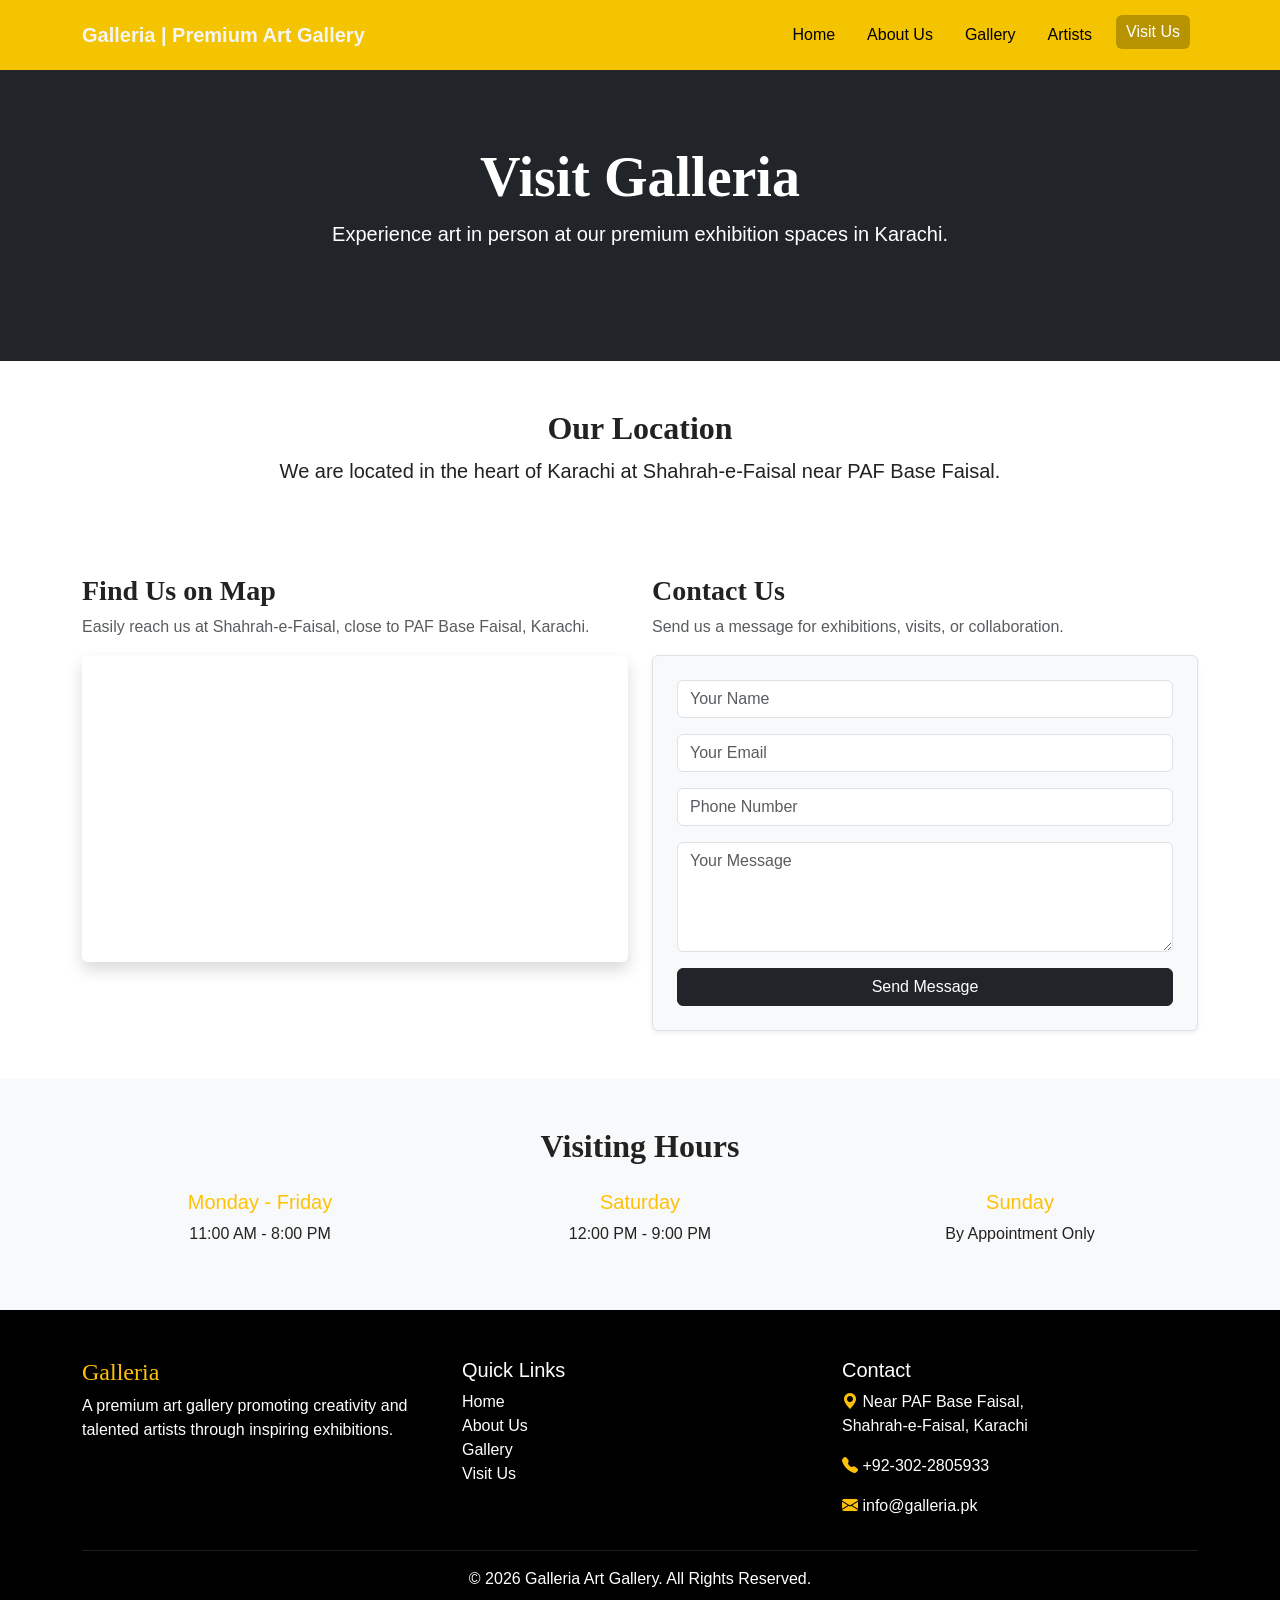
<file: visit.html>
<!doctype html>
<html lang="en">
  <head>
    <meta charset="UTF-8" />
    <meta name="viewport" content="width=device-width, initial-scale=1.0" />

    <title>Visit Us | Galleria Art Gallery</title>

    <link
      href="https://cdn.jsdelivr.net/npm/bootstrap@5.3.3/dist/css/bootstrap.min.css"
      rel="stylesheet"
    />

    <link
      rel="stylesheet"
      href="https://cdn.jsdelivr.net/npm/bootstrap-icons@1.11.3/font/bootstrap-icons.css"
    />

    <link rel="stylesheet" href="style.css" />
  </head>

  <body>
    <nav class="navbar navbar-expand-lg navbar-dark fixed-top">
      <div class="container">
        <a class="navbar-brand fw-bold" href="index.html">Galleria | Premium Art Gallery</a>

        <button
          class="navbar-toggler"
          type="button"
          data-bs-toggle="collapse"
          data-bs-target="#navbarNav"
        >
          <span class="navbar-toggler-icon"></span>
        </button>

        <div class="collapse navbar-collapse" id="navbarNav">
          <ul class="navbar-nav ms-auto">
            <li class="nav-item">
              <a class="nav-link" href="index.html">Home</a>
            </li>
            <li class="nav-item">
              <a class="nav-link" href="about.html">About Us</a>
            </li>
            <li class="nav-item">
              <a class="nav-link" href="gallery.html">Gallery</a>
            </li>
            <li class="nav-item">
              <a class="nav-link" href="artists.html">Artists</a>
            </li>
            <li class="nav-item">
              <a class="nav-link active" href="visit.html">Visit Us</a>
            </li>
          </ul>
        </div>
      </div>
    </nav>

    <section class="bg-dark text-white text-center py-5 mt-5">
      <div class="container py-5">
        <h1 class="display-4 fw-bold">Visit Galleria</h1>

        <p class="lead">
          Experience art in person at our premium exhibition spaces in Karachi.
        </p>
      </div>
    </section>

    <section class="container py-5">
      <div class="row">
        <div class="col-lg-10 mx-auto text-center">
          <h2 class="fw-bold">Our Location</h2>

          <p class="lead">
            We are located in the heart of Karachi at
            <strong>Shahrah-e-Faisal near PAF Base Faisal</strong>.
          </p>
        </div>
      </div>
    </section>

    <section class="container py-4">
      <div class="row">
        <div class="col-lg-6 mb-4">
          <h3 class="fw-bold">Find Us on Map</h3>

          <p class="text-muted">
            Easily reach us at Shahrah-e-Faisal, close to PAF Base Faisal,
            Karachi.
          </p>

          <div class="ratio ratio-16x9 shadow rounded">
            <iframe
              src="https://www.google.com/maps?q=PAF%20Base%20Faisal%20Karachi&output=embed"
              style="border: 0"
              allowfullscreen
            >
            </iframe>
          </div>
        </div>

        <div class="col-lg-6 mb-4">
          <h3 class="fw-bold">Contact Us</h3>

          <p class="text-muted">
            Send us a message for exhibitions, visits, or collaboration.
          </p>

          <form class="p-4 border rounded shadow-sm bg-light">
            <div class="mb-3">
              <input type="text" class="form-control" placeholder="Your Name" />
            </div>

            <div class="mb-3">
              <input
                type="email"
                class="form-control"
                placeholder="Your Email"
              />
            </div>

            <div class="mb-3">
              <input
                type="text"
                class="form-control"
                placeholder="Phone Number"
              />
            </div>

            <div class="mb-3">
              <textarea
                class="form-control"
                rows="4"
                placeholder="Your Message"
              ></textarea>
            </div>

            <button class="btn btn-dark w-100">Send Message</button>
          </form>
        </div>
      </div>
    </section>

    <section class="py-5 bg-light">
      <div class="container text-center">
        <h2 class="fw-bold mb-4">Visiting Hours</h2>

        <div class="row">
          <div class="col-md-4">
            <h5 class="text-warning">Monday - Friday</h5>

            <p>11:00 AM - 8:00 PM</p>
          </div>

          <div class="col-md-4">
            <h5 class="text-warning">Saturday</h5>

            <p>12:00 PM - 9:00 PM</p>
          </div>

          <div class="col-md-4">
            <h5 class="text-warning">Sunday</h5>

            <p>By Appointment Only</p>
          </div>
        </div>
      </div>
    </section>

    <footer class="bg-black text-white pt-5 pb-3">
      <div class="container">
        <div class="row">
          <div class="col-md-4">
            <h4 class="text-warning">Galleria</h4>

            <p>
              A premium art gallery promoting creativity and talented artists
              through inspiring exhibitions.
            </p>
          </div>

          <div class="col-md-4">
            <h5>Quick Links</h5>

            <ul class="list-unstyled">
              <li>
                <a class="text-white text-decoration-none" href="index.html"
                  >Home</a
                >
              </li>

              <li>
                <a class="text-white text-decoration-none" href="about.html"
                  >About Us</a
                >
              </li>

              <li>
                <a class="text-white text-decoration-none" href="gallery.html"
                  >Gallery</a
                >
              </li>

              <li>
                <a class="text-white text-decoration-none" href="visit.html"
                  >Visit Us</a
                >
              </li>
            </ul>
          </div>

          <div class="col-md-4">
            <h5>Contact</h5>

            <p>
              <i class="bi bi-geo-alt-fill text-warning"></i>
              Near PAF Base Faisal,<br />
              Shahrah-e-Faisal, Karachi
            </p>

            <p>
              <i class="bi bi-telephone-fill text-warning"></i>
              +92-302-2805933
            </p>

            <p>
              <i class="bi bi-envelope-fill text-warning"></i>
              info@galleria.pk
            </p>
          </div>
        </div>

        <hr class="border-secondary" />

        <p class="text-center mb-0">
          © 2026 Galleria Art Gallery. All Rights Reserved.
        </p>
      </div>
    </footer>

    <script src="https://cdn.jsdelivr.net/npm/bootstrap@5.3.3/dist/js/bootstrap.bundle.min.js"></script>
    <script src="script.js"></script>
  </body>
</html>
</file>
<file: style.css>
:root {
    --yellow: #f5c400;
    --dark: #111;
    --text: #222;
    --light: #ffffff;
}


body {
    font-family: 'Poppins', sans-serif;
    margin: 0;
    padding: 0;
    background: #fff;
    color: var(--text);
}

h1, h2, h3, h4 {
    font-family: 'Playfair Display', serif;
}


.navbar {
    background: var(--yellow) !important;
    padding: 15px 0;
}

.navbar .nav-link {
    color: black !important;
    font-weight: 500;
    margin: 0 8px;
    transition: 0.3s;
}

.navbar .nav-link:hover,
.navbar .nav-link.active {
    color: white !important;
    background: rgba(0,0,0,0.25);
    border-radius: 6px;
    padding: 5px 10px;
}

.navbar-brand {
    color: whitesmoke !important;
    font-weight: bold;
}



.carousel-img {
    height: 90vh;
    object-fit: cover;
    filter: brightness(60%);
}

.carousel-caption {
    bottom: 30%;
    animation: fadeUp 1s ease-in-out;
}

.carousel-title {
    font-size: 3rem;
    font-weight: bold;
    color: white;
    text-shadow: 2px 2px 10px rgba(238, 197, 13, 0.8);
}

@keyframes fadeUp {
    from {
        opacity: 0;
        transform: translateY(30px);
    }
    to {
        opacity: 1;
        transform: translateY(0);
    }
}



.btn-gold,
.btn-warning {
    background: var(--yellow) !important;
    color: rgb(88, 88, 79) !important;
    border: none;
    font-weight: 500;
}

.btn-gold:hover,
.btn-warning:hover {
    background: #383734 !important;
    color: white !important;
}



.card {
    border: none;
    transition: 0.3s;
    overflow: hidden;
}

.card:hover {
    transform: translateY(-5px);
    box-shadow: 0 10px 25px rgba(192, 228, 33, 0.2);
}

.card img {
    width: 100% ;
    height: 100%;
    object-fit: cover;
    display: block;
}


.section-title {
    text-align: center;
    font-size: 32px;
    margin-bottom: 30px;
    font-weight: bold;
}



.badge-filter {
    cursor: pointer;
    background: #eee;
    color: #222;
    transition: 0.3s;
    padding: 8px 12px;
    border-radius: 20px;
}

.badge-filter.active,
.badge-filter:hover {
    background: var(--yellow);
    color: black;
}


footer {
    background: var(--yellow) !important;
    color: black !important;
    padding: 30px 0;
}

footer a {
    color: whitesmoke !important;
    text-decoration: none;
}

footer a:hover {
    color: rgb(233, 211, 12) !important;
}



.shadow-soft {
    box-shadow: 0 5px 15px rgba(29, 29, 27, 0.1);
}
</file>
